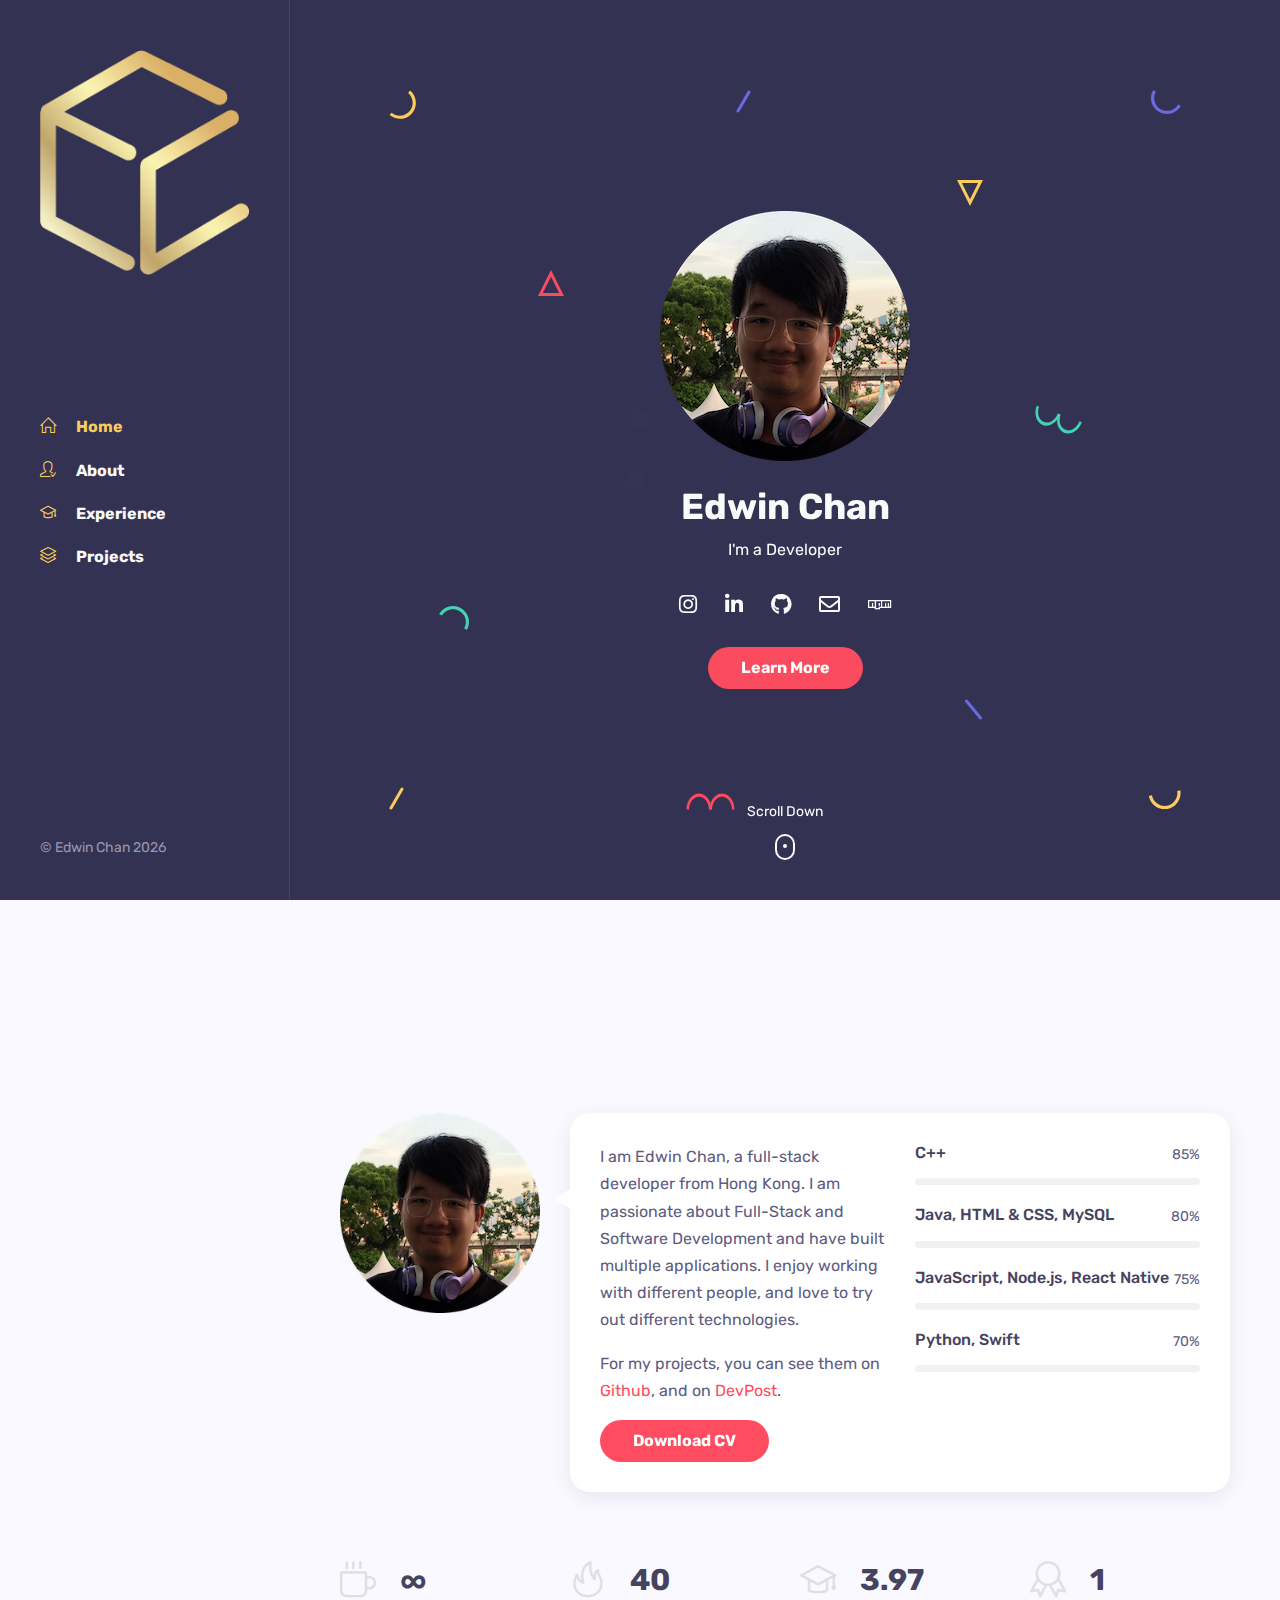
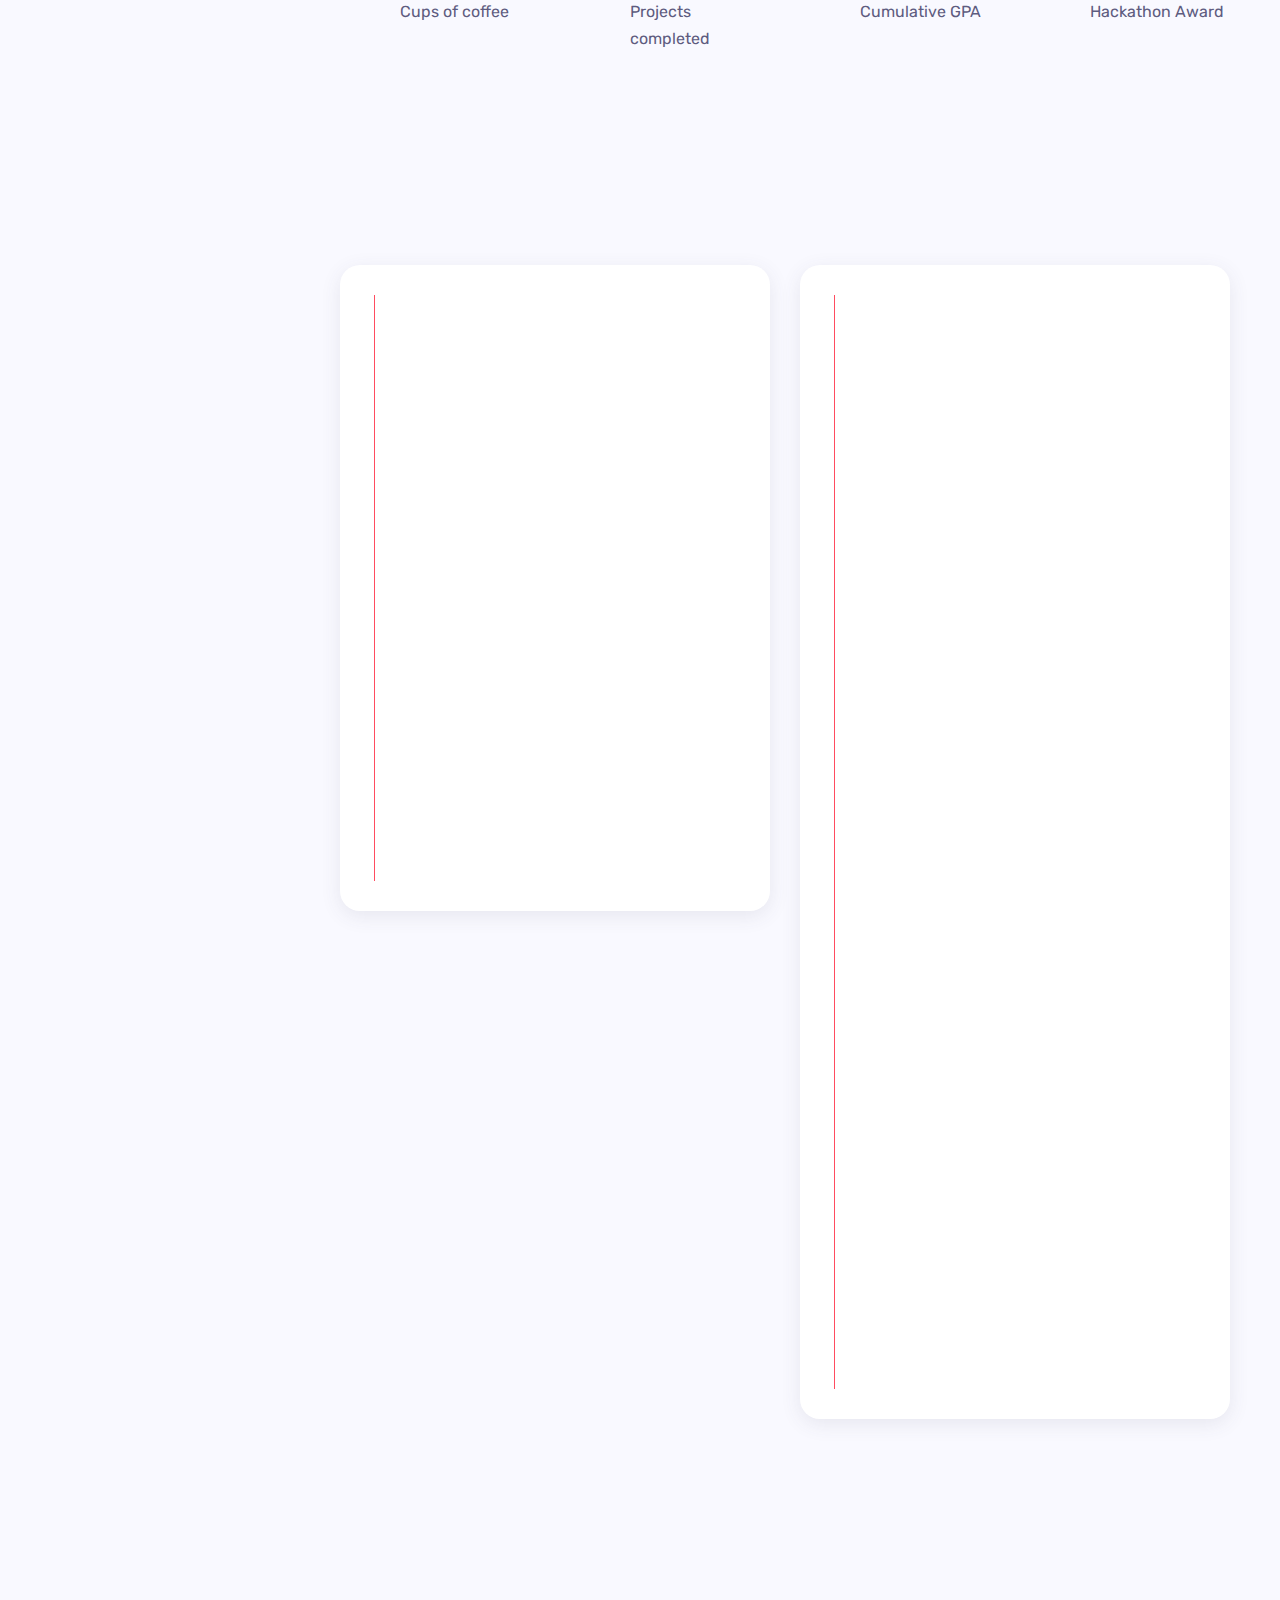
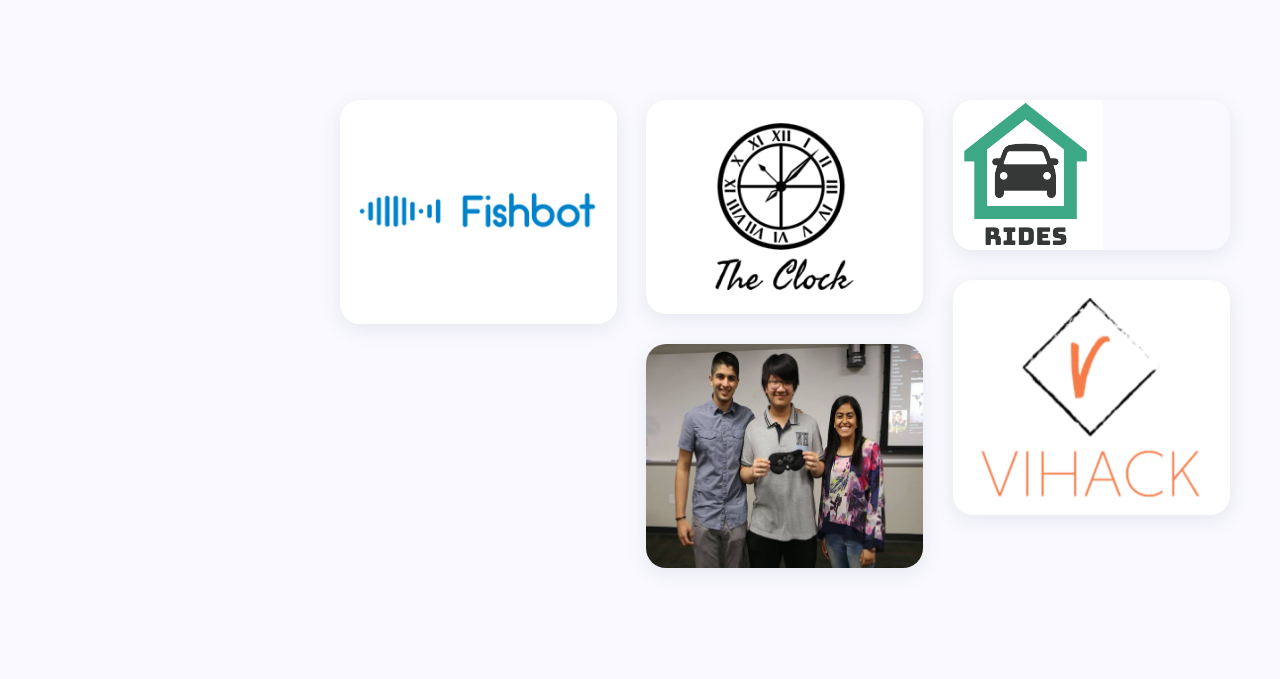
<file: index.html>
<!DOCTYPE html>
<html lang="en-US">
<head>
	<meta http-equiv="Content-Type" content="text/html; charset=UTF-8">
	<title>Edwin Chan</title>
	<meta name="description" content="Edwin Chan's Webpage">
	<meta name="viewport" content="width=device-width, initial-scale=1, maximum-scale=1">
	<link rel="shortcut icon" type="image/x-icon" href="images/logo_2.png">

	<!-- STYLESHEETS -->
	<link rel="stylesheet" href="css/bootstrap.min.css" type="text/css" media="all">
	<link rel="stylesheet" href="css/all.min.css" type="text/css" media="all">
	<link rel="stylesheet" href="css/simple-line-icons.css" type="text/css" media="all">
	<link rel="stylesheet" href="css/slick.css" type="text/css" media="all">
	<link rel="stylesheet" href="css/animate.css" type="text/css" media="all">
	<link rel="stylesheet" href="css/magnific-popup.css" type="text/css" media="all">
	<link rel="stylesheet" href="css/style.css" type="text/css" media="all">

	<!--[if lt IE 9]>
      <script src="https://oss.maxcdn.com/html5shiv/3.7.2/html5shiv.min.js"></script>
      <script src="https://oss.maxcdn.com/respond/1.4.2/respond.min.js"></script>
    <![endif]-->

    <!-- Global site tag (gtag.js) - Google Analytics -->
	<script async src="https://www.googletagmanager.com/gtag/js?id=UA-111643465-1"></script>
	<script>
  		window.dataLayer = window.dataLayer || [];
  		function gtag(){dataLayer.push(arguments);}
  		gtag('js', new Date());
  		gtag('config', 'UA-111643465-1');
	</script>

</head>

<body>

<!-- Preloader -->
<div id="preloader">
	<div class="outer">
		<!-- Google Chrome -->
		<div class="infinityChrome">
			<div></div>
			<div></div>
			<div></div>
		</div>

		<!-- Safari and others -->
		<div class="infinity">
			<div>
				<span></span>
			</div>
			<div>
				<span></span>
			</div>
			<div>
				<span></span>
			</div>
		</div>
		<!-- Stuff -->
		<svg xmlns="http://www.w3.org/2000/svg" version="1.1" class="goo-outer">
			<defs>
				<filter id="goo">
					<feGaussianBlur in="SourceGraphic" stdDeviation="6" result="blur" />
					<feColorMatrix in="blur" values="1 0 0 0 0  0 1 0 0 0  0 0 1 0 0  0 0 0 18 -7" result="goo" />
					<feBlend in="SourceGraphic" in2="goo" />
				</filter>
			</defs>
		</svg>
	</div>
</div>

<!-- mobile header -->
<header class="mobile-header-1">
	<div class="container">
		<!-- menu icon -->
		<div class="menu-icon d-inline-flex mr-4">
			<button>
				<span></span>
			</button>
		</div>
		<!-- logo image -->
		<div class="site-logo">
			<a href="index.html">
				<img src="images/logo.png" />
			</a>
		</div>
	</div>
</header>

<!-- desktop header -->
<header class="desktop-header-1 d-flex align-items-start flex-column">
	
	<!-- logo image -->
	<div class="site-logo">
		<a href="index.html">
			<img src="images/logo.png" />
		</a>
	</div>
	
	<!-- main menu -->
	<nav>
		<ul class="vertical-menu scrollspy">
			<li class="active"><a href="#home"><i class="icon-home"></i>Home</a></li>
			<li><a href="#about"><i class="icon-user-following"></i>About</a></li>
			<li><a href="#experience"><i class="icon-graduation"></i>Experience</a></li>
			<li><a href="#projects"><i class="icon-layers"></i>Projects</a></li>
			<!-- <li><a href="#blog"><i class="icon-note"></i>Blog</a></li> -->
		</ul>
	</nav>
	
	<!-- site footer -->
	<div class="footer">
		<!-- copyright text -->
		<span class="copyright">© Edwin Chan <script>document.write(new Date().getFullYear())</script></span>
	</div>

</header>

<!-- main layout -->
<main class="content">
	
	<!-- section home -->
	<section id="home" class="home d-flex align-items-center">
		<div class="container">

			<!-- intro -->
			<div class="intro">
				<!-- avatar image -->
				<img src="images/pic01.png" class="mb-4" />

				<!-- info -->
				<h1 class="mb-2 mt-0">Edwin Chan</h1>
				<span>I'm a <span class="text-rotating">Developer, Tech-Enthusiast, Photographer</span></span>

				<!-- social icons -->
				<ul class="social-icons light list-inline mb-0 mt-4">
					<li class="list-inline-item"><a href="https://www.instagram.com/ec.lyfe"><i class="fab fa-instagram"></i></a></li>
					<li class="list-inline-item"><a href="https://www.linkedin.com/in/edwinfychan"><i class="fab fa-linkedin-in"></i></a></li>
					<li class="list-inline-item"><a href="https://github.com/edwin-chan"><i class="fab fa-github"></i></a></li>
					<li class="list-inline-item"><a href="mailto:edwinfychan@hotmail.com"><i class="far fa-envelope"></i></a></li>
					<li class="list-inline-item"><a href="https://www.npmjs.com/~edwinchan"><i class="fab fa-npm"></i></a></li>
				</ul>

				<!-- buttons -->
				<div class="mt-4">
					<a href="#about" class="btn btn-default">Learn More</a>
				</div>
			</div>
			
			<!-- scroll down mouse wheel -->
			<div class="scroll-down">
				<a href="#about" class="mouse-wrapper">
					<span>Scroll Down</span>
					<span class="mouse">
						<span class="wheel"></span>
					</span>
				</a>
			</div>

			<!-- parallax layers -->
			<div class="parallax" data-relative-input="true">

				<svg width="27" height="29" data-depth="0.3" class="layer p1" xmlns="http://www.w3.org/2000/svg"><path d="M21.15625.60099c4.37954 3.67487 6.46544 9.40612 5.47254 15.03526-.9929 5.62915-4.91339 10.30141-10.2846 12.25672-5.37122 1.9553-11.3776.89631-15.75715-2.77856l2.05692-2.45134c3.50315 2.93948 8.3087 3.78663 12.60572 2.22284 4.297-1.5638 7.43381-5.30209 8.22768-9.80537.79387-4.50328-.8749-9.08872-4.37803-12.02821L21.15625.60099z" fill="#FFD15C" fill-rule="evenodd"/></svg>

				<svg width="26" height="26" data-depth="0.2" class="layer p2" xmlns="http://www.w3.org/2000/svg"><path d="M13 3.3541L2.42705 24.5h21.1459L13 3.3541z" stroke="#FF4C60" stroke-width="3" fill="none" fill-rule="evenodd"/></svg>

				<svg width="30" height="25" data-depth="0.3" class="layer p3" xmlns="http://www.w3.org/2000/svg"><path d="M.1436 8.9282C3.00213 3.97706 8.2841.92763 14.00013.92796c5.71605.00032 10.9981 3.04992 13.85641 8 2.8583 4.95007 2.8584 11.0491-.00014 16.00024l-2.77128-1.6c2.28651-3.96036 2.28631-8.84002.00011-12.8002-2.2862-3.96017-6.5124-6.40017-11.08513-6.4-4.57271.00018-8.79872 2.43984-11.08524 6.4002l-2.77128-1.6z" fill="#44D7B6" fill-rule="evenodd"/></svg>

				<svg width="15" height="23" data-depth="0.6" class="layer p4" xmlns="http://www.w3.org/2000/svg"><rect transform="rotate(30 9.86603 10.13397)" x="7" width="3" height="25" rx="1.5" fill="#FFD15C" fill-rule="evenodd"/></svg>

				<svg width="15" height="23" data-depth="0.2" class="layer p5" xmlns="http://www.w3.org/2000/svg"><rect transform="rotate(30 9.86603 10.13397)" x="7" width="3" height="25" rx="1.5" fill="#6C6CE5" fill-rule="evenodd"/></svg>

				<svg width="49" height="17" data-depth="0.5" class="layer p6" xmlns="http://www.w3.org/2000/svg"><g fill="#FF4C60" fill-rule="evenodd"><path d="M.5 16.5c0-5.71709 2.3825-10.99895 6.25-13.8567 3.8675-2.85774 8.6325-2.85774 12.5 0C23.1175 5.50106 25.5 10.78292 25.5 16.5H23c0-4.57303-1.90625-8.79884-5-11.08535-3.09375-2.28652-6.90625-2.28652-10 0C4.90625 7.70116 3 11.92697 3 16.5H.5z"/><path d="M23.5 16.5c0-5.71709 2.3825-10.99895 6.25-13.8567 3.8675-2.85774 8.6325-2.85774 12.5 0C46.1175 5.50106 48.5 10.78292 48.5 16.5H46c0-4.57303-1.90625-8.79884-5-11.08535-3.09375-2.28652-6.90625-2.28652-10 0-3.09375 2.28651-5 6.51232-5 11.08535h-2.5z"/></g></svg>

				<svg width="26" height="26" data-depth="0.4" class="layer p7" xmlns="http://www.w3.org/2000/svg"><path d="M13 22.6459L2.42705 1.5h21.1459L13 22.6459z" stroke="#FFD15C" stroke-width="3" fill="none" fill-rule="evenodd"/></svg>

				<svg width="19" height="21" data-depth="0.3" class="layer p8" xmlns="http://www.w3.org/2000/svg"><rect transform="rotate(-40 6.25252 10.12626)" x="7" width="3" height="25" rx="1.5" fill="#6C6CE5" fill-rule="evenodd"/></svg>

				<svg width="30" height="25" data-depth="0.3" data-depth-y="-1.30" class="layer p9" xmlns="http://www.w3.org/2000/svg"><path d="M29.8564 16.0718c-2.85854 4.95114-8.1405 8.00057-13.85654 8.00024-5.71605-.00032-10.9981-3.04992-13.85641-8-2.8583-4.95007-2.8584-11.0491.00014-16.00024l2.77128 1.6c-2.28651 3.96036-2.28631 8.84002-.00011 12.8002 2.2862 3.96017 6.5124 6.40017 11.08513 6.4 4.57271-.00018 8.79872-2.43984 11.08524-6.4002l2.77128 1.6z" fill="#6C6CE5" fill-rule="evenodd"/></svg>

				<svg width="47" height="29" data-depth="0.2" class="layer p10" xmlns="http://www.w3.org/2000/svg"><g fill="#44D7B6" fill-rule="evenodd"><path d="M46.78878 17.19094c-1.95535 5.3723-6.00068 9.52077-10.61234 10.8834-4.61167 1.36265-9.0893-.26708-11.74616-4.27524-2.65686-4.00817-3.08917-9.78636-1.13381-15.15866l2.34923.85505c-1.56407 4.29724-1.2181 8.92018.90705 12.12693 2.12514 3.20674 5.70772 4.5107 9.39692 3.4202 3.68921-1.0905 6.92581-4.40949 8.48988-8.70673l2.34923.85505z"/><path d="M25.17585 9.32448c-1.95535 5.3723-6.00068 9.52077-10.61234 10.8834-4.61167 1.36264-9.0893-.26708-11.74616-4.27525C.16049 11.92447-.27182 6.14628 1.68354.77398l2.34923.85505c-1.56407 4.29724-1.2181 8.92018.90705 12.12692 2.12514 3.20675 5.70772 4.5107 9.39692 3.4202 3.68921-1.0905 6.92581-4.40948 8.48988-8.70672l2.34923.85505z"/></g></svg>

				<svg width="33" height="20" data-depth="0.5" class="layer p11" xmlns="http://www.w3.org/2000/svg"><path d="M32.36774.34317c.99276 5.63023-1.09332 11.3614-5.47227 15.03536-4.37895 3.67396-10.3855 4.73307-15.75693 2.77837C5.76711 16.2022 1.84665 11.53014.8539 5.8999l3.15139-.55567c.7941 4.50356 3.93083 8.24147 8.22772 9.8056 4.29688 1.56413 9.10275.71673 12.60554-2.2227C28.34133 9.98771 30.01045 5.4024 29.21635.89884l3.15139-.55567z" fill="#FFD15C" fill-rule="evenodd"/></svg>

			</div>
		</div>
		
	</section>

	<!-- section about -->
	<section id="about">

		<div class="container">
			
			<!-- section title -->
			<h2 class="section-title wow fadeInUp">About Me</h2>

			<div class="spacer" data-height="60"></div>
			
			<div class="row">

				<div class="col-md-3">
					<div class="text-center text-md-left">
						<!-- avatar image -->
						<img src="images/pic01.png" />
					</div>
					<div class="spacer d-md-none d-lg-none" data-height="30"></div>
				</div>

				<div class="col-md-9 triangle-left-md triangle-top-sm">
					<div class="rounded bg-white shadow-dark padding-30">
						<div class="row">
							<div class="col-md-6">
								<p>
									I am Edwin Chan, a full-stack developer from Hong Kong. I am passionate about Full-Stack and Software Development and have built multiple applications. I enjoy working with different people, and love to try out different technologies. 
								</p>
								<p>
									For my projects, you can see them on <a href="https://github.com/Edwin-Chan">Github</a>, and on <a href="https://devpost.com/Dev_Kryptonite?ref_content=user-portfolio&ref_feature=portfolio&ref_medium=global-nav">DevPost</a>. 
								</p>
								<div class="mt-3">
									<a href="resume.pdf" class="btn btn-default">Download CV</a>
								</div>
								<div class="spacer d-md-none d-lg-none" data-height="30"></div>
							</div>
							<div class="col-md-6">
								<!-- skill item -->
								<div class="skill-item">
									<div class="skill-info clearfix">
										<h4 class="float-left mb-3 mt-0">C++</h4>
										<span class="float-right">85%</span>
									</div>
									<div class="progress">
										<div class="progress-bar data-background" role="progressbar" aria-valuemin="0" aria-valuemax="100" aria-valuenow="80" data-color="#FFD15C">
										</div>
									</div>
									<div class="spacer" data-height="20"></div>
								</div>
								<div class="skill-item">
									<div class="skill-info clearfix">
										<h4 class="float-left mb-3 mt-0">Java, HTML & CSS, MySQL</h4>
										<span class="float-right">80%</span>
									</div>
									<div class="progress">
										<div class="progress-bar data-background" role="progressbar" aria-valuemin="0" aria-valuemax="100" aria-valuenow="80" data-color="#FF4C60">
										</div>
									</div>
									<div class="spacer" data-height="20"></div>
								</div>

								<!-- skill item -->
								<div class="skill-item">
									<div class="skill-info clearfix">
										<h4 class="float-left mb-3 mt-0">JavaScript, Node.js, React Native</h4>
										<span class="float-right">75%</span>
									</div>
									<div class="progress">
										<div class="progress-bar data-background" role="progressbar" aria-valuemin="0" aria-valuemax="100" aria-valuenow="75" data-color="#6C6CFF">
										</div>
									</div>
									<div class="spacer" data-height="20"></div>
								</div>

								<!-- skill item -->
								<div class="skill-item">
									<div class="skill-info clearfix">
										<h4 class="float-left mb-3 mt-0">Python, Swift</h4>
										<span class="float-right">70%</span>
									</div>
									<div class="progress">
										<div class="progress-bar data-background" role="progressbar" aria-valuemin="0" aria-valuemax="100" aria-valuenow="70" data-color="#6C6CE5">
										</div>
									</div>
								</div>
							</div>
						</div>
					</div>
				</div>

			</div>
			<!-- row end -->

			<div class="spacer" data-height="70"></div>
			
			<div class="row">
				
				<div class="col-md-3 col-sm-6">
					<!-- fact item -->
					<div class="fact-item">
						<span class="icon icon-cup"></span>
						<div class="details">
							<h3 class="mb-0 mt-0 number"><em >∞</em></h3>
							<p class="mb-0">Cups of coffee</p>
						</div>
					</div>
					<div class="spacer d-md-none d-lg-none" data-height="60"></div>
				</div>

				<div class="col-md-3 col-sm-6">
					<!-- fact item -->
					<div class="fact-item">
						<span class="icon icon-fire"></span>
						<div class="details">
							<h3 class="mb-0 mt-0 number"><em class="count">40</em></h3>
							<p class="mb-0">Projects completed</p>
						</div>
					</div>
					<div class="spacer d-md-none d-lg-none" data-height="60"></div>
				</div>


				<div class="col-md-3 col-sm-6">
					<!-- fact item -->
					<div class="fact-item">
						<span class="icon icon-graduation"></span>
						<div class="details">
							<h3 class="mb-0 mt-0 number"><em class="count">3.97</em></h3>
							<p class="mb-0">Cumulative GPA</p>
						</div>
					</div>
					<div class="spacer d-md-none d-lg-none" data-height="60"></div>
				</div>

				<div class="col-md-3 col-sm-6">
					<!-- fact item -->
					<div class="fact-item">
						<span class="icon icon-badge"></span>
						<div class="details">
							<h3 class="mb-0 mt-0 number"><em class="count">1</em></h3>
							<p class="mb-0">Hackathon Award</p>
						</div>
					</div>
				</div>

			</div>

		</div>
	</section>
	
	
	<!-- section experience -->
	<section id="experience">

		<div class="container">
			
			<!-- section title -->
			<h2 class="section-title wow fadeInUp">Experience</h2>

			<div class="spacer" data-height="60"></div>
			
			<div class="row">

				<div class="col-md-6">
					
					<!-- timeline wrapper -->
					<div class="timeline edu bg-white rounded shadow-dark padding-30 overflow-hidden">
						<!-- timeline item -->
						<div class="timeline-container wow fadeInUp">
							<div class="content">
								<span class="time">2020 - 2022</span>
								<h3 class="title">Master of Science</h3>
								<p>Cumulative GPA: 3.97 / 4.0 <br />
								   Product Innovation (MSPRIN) <br/> 
								   Iovine and Young Academy, <br/>
								   University of Southern California </p>
							</div>
						</div>

						<!-- timeline item -->
						<div class="timeline-container wow fadeInUp">
							<div class="content">
								<span class="time">2016 - 2020</span>
								<h3 class="title">Bachelor of Science</h3>
								<p> Cumulative GPA: 3.85 / 4.0 <br />
									Computer Engineering and Computer Science(CECS)<br/> 
								   Viterbi School of Engineering, <br/>
								   University of Southern California</p>
							</div>
						</div>

						<!-- timeline item -->
						<div class="timeline-container wow fadeInUp" data-wow-delay="0.2s">
							<div class="content">
								<span class="time">2010 - 2016</span>
								<h3 class="title">High School</h3>
								<p> St. Paul's Co-Educational College</p>
							</div>
						</div>


						<!-- main line -->
						<span class="line"></span>

					</div>

				</div>

				<div class="col-md-6">
					
					<!-- responsive spacer -->
					<div class="spacer d-md-none d-lg-none" data-height="30"></div>

					<!-- timeline wrapper -->
					<div class="timeline exp bg-white rounded shadow-dark padding-30 overflow-hidden">

						<!-- timeline item -->
						<div class="timeline-container wow fadeInUp">
							<div class="content">
								<span class="time">Fall 2021</span>
								<h3 class="title">Fisher-Price</h3>
								<h6 class="title">Product Strategy Consultant</h6>
								<p>Analyzed Fisher-Price’s top-selling products in the past 25 years and generated insights on consumer needs in the market.</p>
							</div>
						</div>

						<!-- timeline item -->
						<div class="timeline-container wow fadeInUp">
							<div class="content">
								<span class="time">Summer 2021</span>
								<h3 class="title">Samsung Design Center</h3>
								<h6 class="title">Product Design Consultant</h6>
								<p>Conducted design research and user research on Active Lifestyle consumer space. Incorporated client feedback from client meetings for concept ideation and speculative design.</p>
							</div>
						</div>

						<!-- timeline item -->
						<div class="timeline-container wow fadeInUp">
							<div class="content">
								<span class="time">2019 - 2020</span>
								<h3 class="title">FishBot</h3>
								<h6 class="title">Co-Founder</h6>
								<p>I designed the system architecture of the product and created the React Native Application, along with the website.</p>
							</div>
						</div>

						<!-- timeline item -->
						<div class="timeline-container wow fadeInUp" data-wow-delay="0.2s">
							<div class="content">
								<span class="time">Summer 2018</span>
								<h3 class="title">Shun Hing Technology Ltd.</h3>
								<h6 class="title">Software Engineering Intern</h6>
								<p>I worked on the Hong Kong MTR Commercial Broadcasting System, which plays advertisements through panels located in different stations and is controlled by the central control room.</p>
							</div>
						</div>

						<!-- main line -->
						<span class="line"></span>

					</div>

				</div>

			</div>

		</div>
		
	</section>
	
	<!-- section works -->
	<section id="projects">

		<div class="container">
			
			<!-- section title -->
			<h2 class="section-title wow fadeInUp">Projects</h2>

			<div class="spacer" data-height="60"></div>

			<!-- portfolio filter (desktop) -->
			<ul class="portfolio-filter list-inline wow fadeInUp">
				<li class="current list-inline-item" data-filter="*">Everything</li>
				<li class="list-inline-item" data-filter=".startup">Startup</li>
				<li class="list-inline-item" data-filter=".side-project">Side-Project</li>
				<li class="list-inline-item" data-filter=".hackathon">Hackathon</li>
			</ul>
			
			<!-- portfolio filter (mobile) -->
			<div class="pf-filter-wrapper">
				<select class="portfolio-filter-mobile">
					<option value="*">Everything</option>
					<option value=".startup">Startup</option>
					<option value=".side-project">Side-Project</option>
					<option value=".hackathon">Hackathon</option>
				</select>
			</div>
			
			<!-- portolio wrapper -->
			<div class="row portfolio-wrapper">
				
				<!-- portfolio item -->
				<div class="col-md-4 col-sm-6 grid-item startup">
					<a href="#small-dialog1" class="work-content">
						<div class="portfolio-item rounded shadow-dark">
							<div class="details">
								<span class="term">Startup</span>
								<h4 class="title">FishBot</h4>
								<span class="more-button"><i class="icon-options"></i></span>
							</div>
							<div class="thumb">
								<img src="images/FishBotlogo-02.jpg" />
								<div class="mask"></div>
							</div>
						</div>
					</a>
					<div id="small-dialog1" class="white-popup zoom-anim-dialog mfp-hide">
						<img src="images/FishBot.jpg" />
						<h2>FishBot</h2>
						<p> FishBot is an automated fish-farming platform which uses IoT and Cloud technology to help fish-farmers scale up their productions and reduce the resources required.
						</p> 
						<p>We developed FishBot with state-of-the-art technology. With our system providing real-time information, fish-farmers can monitor the water environment in their farms, and the data collected will be used to further refine the system.
						</p>
						<a href="https://www.fishbot.dev" class="btn btn-default">Check out our Startup</a>
					</div>
				</div>

				<!-- portfolio item -->
				<div class="col-md-4 col-sm-6 grid-item side-project">
					<a href="#small-dialog2" class="work-content">
						<div class="portfolio-item rounded shadow-dark">
							<div class="details">
								<span class="term">Side-Project</span>
								<h4 class="title">The Clock</h4>
								<span class="more-button"><i class="icon-options"></i></span>
							</div>
							<div class="thumb">
								<img src="images/officiallogo.png" />
								<div class="mask"></div>
							</div>
						</div>
					</a>
					<div id="small-dialog2" class="white-popup zoom-anim-dialog mfp-hide">
						<img src="images/officiallogo.png" />
						<h2>The Clock</h2>
						<p> Do you want to know the current time of different places in the world? This extension, The Clock, will exactly present to you what you want to know!</p> 

						<p>Instead of having to remember the time difference between time zones, within on click onto the extension icon on your upper right hand corner, you can immediately access the time for different time zones!</p>

						<p>In this project, I aimed to provide a minimalist approach towards the presentation of clocks - making the UI simple to manage. What you have to do is to type the time zone into the text field and the supported time zones will appear below it. If you want a certain time zone to be included but you can't find it from the current ones provided, feel free to reach out and comment in the comment section of which area zones you want to be added! Also feel free to give improvement suggestions in the comments tabs! I would love to listen to you guys for improvements since it is also my first Google Extension! </p>

						<p>This app also facilitates interactions between people in different time zones. For example, if you want to collaborate with other people in other time zones on projects, sometimes it is hard to remember or figure out the time, hence it may cause confusions. With this extension, within a click, you can immediately retrieve the information you need without the need to swipe away from the webpage you are reading from, which make things easier. </p>

						<p>Some advantages of using this clock:
						<ul>
							<li>Simple UI which users can add a few clocks that they want into the list.</li>
							<li>Display both Analog and Digital time.</li>
							<li>Users do not need to swipe away from their current webpage to retrieve time.</li>
							<li>Minimalist design which works well with Chrome</li>
							<li>Daylight Saving Time issues are automatically taken care of, and indicated in the extension for the region.</li>
						</ul>

						<p>P.S. credits to <a href="http://randomibis.com/coolclock/">CoolClock</a> for their design of the analog clock </p>

						<a href="https://chrome.google.com/webstore/detail/the-clock/odhlbnhelfacjphdnadeepeffkelnhpn" class="btn btn-default">Try on Chrome Web Store!</a>
					</div>
				</div>

				<!-- portfolio item -->
				<div class="col-md-4 col-sm-6 grid-item side-project">
					<a href="#small-dialog3" class="work-content">
						<div class="portfolio-item rounded shadow-dark">
							<div class="details">
								<span class="term">Side-Project</span>
								<h4 class="title">Rides</h4>
								<span class="more-button"><i class="icon-options"></i></span>
							</div>
							<div class="thumb">
								<img src="images/rides.jpg" />
								<div class="mask"></div>
							</div>
						</div>
					</a>
					<div id="small-dialog3" class="white-popup zoom-anim-dialog mfp-hide">
						<img src="images/rides.jpg" />
						<h2>Rides</h2>
						<p> Rides is an Alexa Skill which simplifies the entire process of fare estimation and time estimation to go from place to place with a single voice command! Just by saying "Alexa, ask Smart Rides, from {a} to {b} Uber or Lyft?", you can get the estimation from both companies, which streamlines the entire approach, without the need to fumble your apps in your phone to get the two individual quotes from respective mobile apps! 
						</p>
						<p>
						At the same time, Rides also offer convenience in knowing about the time estimation from one place to another. By just saying "Alexa, ask Smart Rides, how long does it take to go from {a} to {b}?" , it returns you the estimate of driving time, and also public transport(if it could be routed). 
						</p>
						<span class="image main"><img src="images/Alexa.jpg" alt="" /></span>
						<a href="https://www.amazon.com/gp/product/B07B7GV5Q8?ie=UTF8&ref-suffix=ss_rw" class="btn btn-default">Now Live on Alexa Skill Market</a>

					</div>
				</div>


				<!-- portfolio item -->
				<div class="col-md-4 col-sm-6 grid-item hackathon">
					<a href="#small-dialog4" class="work-content">
						<div class="portfolio-item rounded shadow-dark">
							<div class="details">
								<span class="term">Hackathon</span>
								<h4 class="title">Vihack</h4>
								<span class="more-button"><i class="icon-options"></i></span>
							</div>
							<div class="thumb">
								<img src="images/vihacklogo.png" />
								<div class="mask"></div>
							</div>
						</div>
					</a>
					<div id="small-dialog4" class="white-popup zoom-anim-dialog mfp-hide">
						<img src="images/vihacklogo.png" />
						<h2>Vihack</h2>
						<p> ViHack is a React-native application using machine learning to suggest which insurance plan should consumers buy based on their demographics. We also performed data visualization on the provided data set of 1.428 million users to figure out relationships between different variables. It is built during YHack2017 and won the <b>Best Use of Amazon Web Services </b> award. </p>
						<span class="image main"><img src="images/vihackteam.jpg" alt="" /></span>
						<div class="spacer" data-height="30"></div>
						<a href="https://devpost.com/software/vihack" class="btn btn-default">View on Devpost</a>

					</div>
				</div>

				<!-- portfolio item -->
				<div class="col-md-4 col-sm-6 grid-item side-project">
					<a href="#small-dialog5" class="work-content">
						<div class="portfolio-item rounded shadow-dark">
							<div class="details">
								<span class="term">Side-Project</span>
								<h4 class="title">Sleeping Mask</h4>
								<span class="more-button"><i class="icon-options"></i></span>
							</div>
							<div class="thumb">
								<img src="images/sleepingmask560.jpg" />
								<div class="mask"></div>
							</div>
						</div>
					</a>
					<div id="small-dialog5" class="white-popup zoom-anim-dialog mfp-hide">
						<img src="images/sleepingmaskteam.jpg" />
						<h2>Sleeping Mask(Side Project at Makers at USC)</h2>
						<p> The sleep mask project was built during my freshman year. We built a sleeping mask to enhance sleeping experience by waking users at the optimal time in the sleeping cycle, using Adafruit Flora.</p>

						<a href="https://devpost.com/software/vihack" class="btn btn-default">View on Devpost</a>

					</div>
				</div>

			</div>
			
			<!-- more button -->
			<!-- <div class="load-more text-center mt-4">
				<a href="javascript:" class="btn btn-default"><i class="fas fa-spinner"></i> Load more</a>
				numbered pagination (hidden for infinite scroll)
				<ul class="portfolio-pagination list-inline d-none">
					<li class="list-inline-item">1</li>
					<li class="list-inline-item"><a href="workp2.html">2</a></li>
				</ul>
			</div> -->

		</div>

	</section>
	
	<!-- section blog  to be developed-->
<!-- 	<section id="blog">

		<div class="container">
			
			section title
			<h2 class="section-title wow fadeInUp">Latest Posts</h2>

			<div class="spacer" data-height="60"></div>
			
			<div class="row blog-wrapper">
				
				<div class="col-md-4">
					blog item
					<div class="blog-item rounded bg-white shadow-dark wow fadeIn">
						<div class="thumb">
							<a href="#">
								<span class="category">Reviews</span>
							</a>
							<a href="#">
								<img src="images/blog/1.svg" alt="blog-title" />
							</a>
						</div>
						<div class="details">
							<h4 class="my-0 title"><a href="#">5 Best App Development Tool for Your Project</a></h4>
							<ul class="list-inline meta mb-0 mt-2">
								<li class="list-inline-item">09 February, 2020</li>
								<li class="list-inline-item">Bolby</li>
							</ul>
						</div>
					</div>
				</div>

				<div class="col-md-4">
					blog item
					<div class="blog-item rounded bg-white shadow-dark wow fadeIn">
						<div class="thumb">
							<a href="#">
								<span class="category">Tutorial</span>
							</a>
							<a href="#">
								<img src="images/blog/2.svg" alt="blog-title" />
							</a>
						</div>
						<div class="details">
							<h4 class="my-0 title"><a href="#">Common Misconceptions About Payment</a></h4>
							<ul class="list-inline meta mb-0 mt-2">
								<li class="list-inline-item">07 February, 2020</li>
								<li class="list-inline-item">Bolby</li>
							</ul>
						</div>
					</div>
				</div>

				<div class="col-md-4">
					blog item
					<div class="blog-item rounded bg-white shadow-dark wow fadeIn">
						<div class="thumb">
							<a href="#">
								<span class="category">Business</span>
							</a>
							<a href="#">
								<img src="images/blog/3.svg" alt="blog-title" />
							</a>
						</div>
						<div class="details">
							<h4 class="my-0 title"><a href="#">3 Things To Know About Startup Business</a></h4>
							<ul class="list-inline meta mb-0 mt-2">
								<li class="list-inline-item">06 February, 2020</li>
								<li class="list-inline-item">Bolby</li>
							</ul>
						</div>
					</div>
				</div>

			</div>

		</div>

	</section> -->
	
	<!--section contact
	<section id="contact">

		<div class="container">
			
			section title
			<h2 class="section-title wow fadeInUp">Get In Touch</h2>

			<div class="spacer" data-height="60"></div>
			
			<div class="row">
				
				<div class="col-md-4">
					contact info
					<div class="contact-info">
						<h3 class="wow fadeInUp">Let's talk about everything!</h3>
						<p class="wow fadeInUp">Don't like forms? Send me an <a href="mailto:name@example.com">email</a>. 👋</p>
					</div>
				</div>

				<div class="col-md-8">
					Contact Form
					<form id="contact-form" class="contact-form mt-6" method="post" action="form/contact.php">
						
						<div class="messages"></div>
						
						<div class="row">
							<div class="column col-md-6">
								Name input
								<div class="form-group">
									<input type="text" class="form-control" name="InputName" id="InputName" placeholder="Your name" required="required" data-error="Name is required.">
									<div class="help-block with-errors"></div>
								</div>
							</div>
							
							<div class="column col-md-6">
								Email input
								<div class="form-group">
									<input type="email" class="form-control" id="InputEmail" name="InputEmail" placeholder="Email address" required="required" data-error="Email is required.">
									<div class="help-block with-errors"></div>
								</div>
							</div>

							<div class="column col-md-12">
								Email input
								<div class="form-group">
									<input type="text" class="form-control" id="InputSubject" name="InputSubject" placeholder="Subject" required="required" data-error="Subject is required.">
									<div class="help-block with-errors"></div>
								</div>
							</div>
					
							<div class="column col-md-12">
								Message textarea
								<div class="form-group">
									<textarea name="InputMessage" id="InputMessage" class="form-control" rows="5" placeholder="Message" required="required" data-error="Message is required."></textarea>
									<div class="help-block with-errors"></div>
								</div>
							</div>
						</div>

						<button type="submit" name="submit" id="submit" value="Submit" class="btn btn-default">Send Message</button>Send Button

					</form>
					Contact Form end
				</div>

			</div>

		</div>

	</section>
-->
	<div class="spacer" data-height="96"></div>
	
</main>

<!-- Go to top button -->
<a href="javascript:" id="return-to-top"><i class="fas fa-arrow-up"></i></a>

<!-- SCRIPTS -->
<script src="js/jquery-1.12.3.min.js"></script>
<script src="js/jquery.easing.min.js"></script>
<script src="js/jquery.waypoints.min.js"></script>
<script src="js/jquery.counterup.min.js"></script>
<script src="js/popper.min.js"></script>
<script src="js/bootstrap.min.js"></script>
<script src="js/isotope.pkgd.min.js"></script>
<script src="js/infinite-scroll.min.js"></script>
<script src="js/imagesloaded.pkgd.min.js"></script>
<script src="js/slick.min.js"></script>
<script src="js/contact.js"></script>
<script src="js/validator.js"></script>
<script src="js/wow.min.js"></script>
<script src="js/morphext.min.js"></script>
<script src="js/parallax.min.js"></script>
<script src="js/jquery.magnific-popup.min.js"></script>
<script src="js/custom.js"></script>

</body>
</html>
</file>
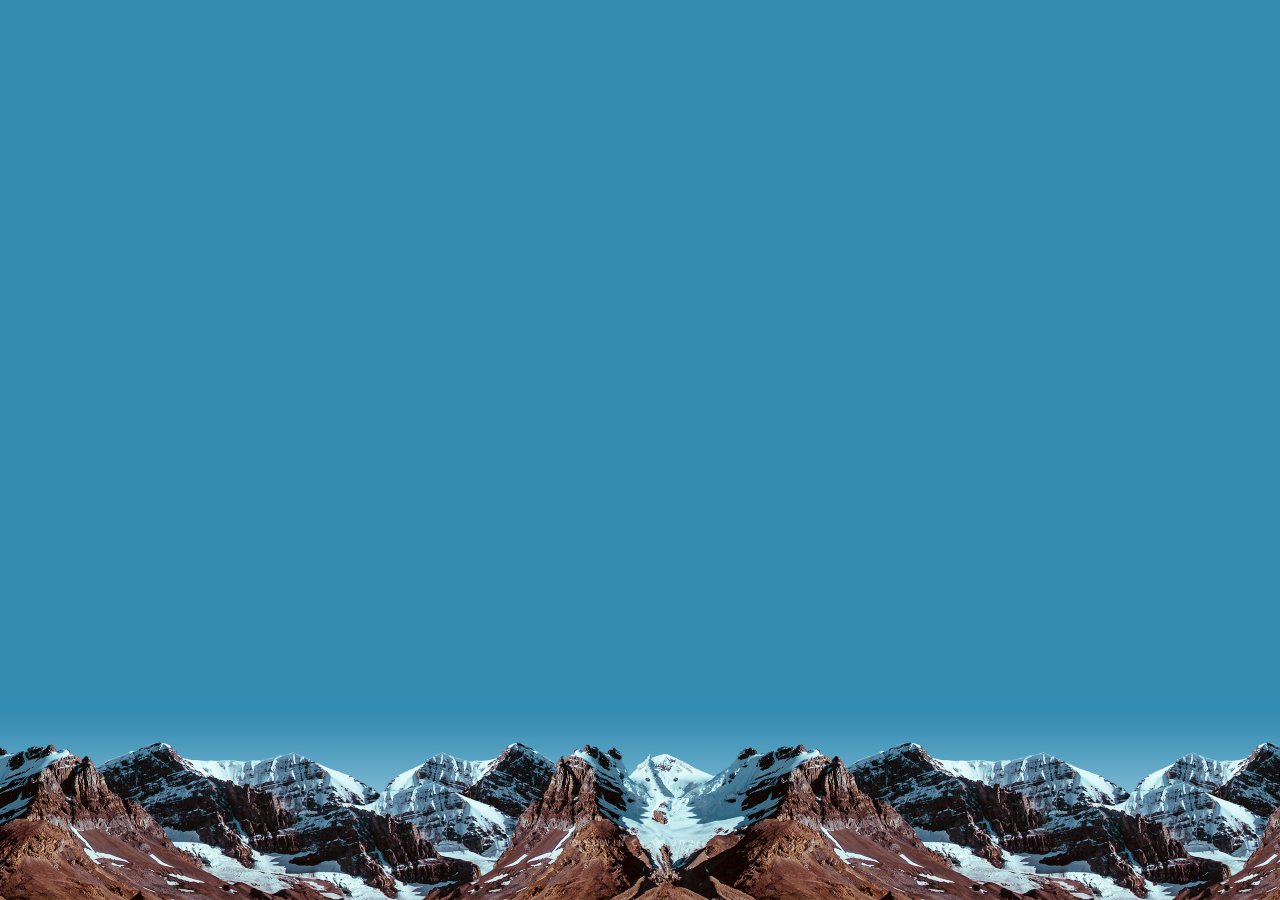
<file: old_page/index.html>
<!DOCTYPE HTML>

<html>
	<head>
		<!-- Global site tag (gtag.js) - Google Analytics -->
		<script async src="https://www.googletagmanager.com/gtag/js?id=UA-111643465-1"></script>
		<script>
  			window.dataLayer = window.dataLayer || [];
  			function gtag(){dataLayer.push(arguments);}
  			gtag('js', new Date());
  			gtag('config', 'UA-111643465-1');
		</script>

		<title>Edwin Chan</title>
		<meta charset="utf-8" />
		<meta name="viewport" content="width=device-width, initial-scale=1, user-scalable=no" />
		<link rel="stylesheet" href="assets/css/main.css" />
		<link rel="icon" type="image/png" href="images/logo_2.png">
		<!--[if lte IE 9]><link rel="stylesheet" href="assets/css/ie9.css" /><![endif]-->
		<noscript><link rel="stylesheet" href="assets/css/noscript.css" /></noscript>
	</head>
	<body>

		<!-- Wrapper -->
			<div id="wrapper">
				<!-- Header -->
					<header id="header">
						<h1>Edwin Chan</h1>
						<p>Developer &nbsp;&bull;&nbsp; Programmer &nbsp;&bull;&nbsp; Photographer</p>
						<nav>
							<ul>
								<li><a href="https://www.facebook.com/ec.lyfe/" class="icon fa-facebook"><span class="label">Facebook</span></a></li>
								<li><a href="https://github.com/Edwin-Chan" class="icon fa-github"><span class="label">Github</span></a></li>
								<li><a href="mailto:edwinfychan@hotmail.com" class="icon fa-envelope-o"><span class="label">Email</span></a></li> <br />
								<li><a href="#intro">Introduction</a></li>
								<li><a href="#work">Work</a></li>
								<li><a href="#awards">Awards</a></li>
								<li><a href="#experience">Experience</a></li>
							</ul>
						</nav>
					</header>
				

				<!-- Main -->
					<div id="main">

						<!-- Intro -->
							<article id="intro">
								<h2 class="major">Intro</h2>
								<span class="image main"><img src="images/pic01.jpg" alt="" /></span>
								<p>
								Hi there, I am Edwin Chan, a Senior currently studying Computer Engineering and Computer Science at University of Southern California.
								<br /><br />
								I enjoy learning different new technologies and making use of them. 


								<h2> Education</h2>
								<ul>
									<li><b>University of Southern California </b>- Computer Engineering and Computer Science (Class of 2020)<br />
									GPA: <br />
									-  3.84 (Cumulative) <br/>
									-  3.94 (Fall 2019) <br/>
									-  4.00 (Fall 2017) 

									</li><br />
									
									<li> Member of Golden Key International Honour Society</li>
									<br />
									<li> Member of Makers at USC, an Electrical Engineering Club</li>
								</ul>
								<h2> Language </h2>
								<ul>
									<li>Fluent in English, Cantonese and Putonghua</li>
									<br />
									<li>Studied Japanese for two years from S1-S3 (中学校一年から中学校三年まで 日本語を勉強し
									ました) </li>
									<br />
									<li> <b>Member of Japanese Exchange Student Support(JESS) at USC </b> </br >
									- A club which helps and hosts Japanese Exchange Students at USC to make them feel like part of the Trojan Family. We answer questions they might have, host cultural exchange events and conversations to help them improve their English skills.
									</li>
									<br />
									<li> Can perform daily conversations (日常会話は 大丈夫です)</li>

									
								</ul>
								    </p>
							</article>

						<!-- Work -->
							<article id="work">
								<h2 class="major">Work</h2>
								
								<p>I am a developer and hackathon enthusiast. I enjoy working with different people, and love to try out different technologies. I have built applications in different languages. For my projects, you can see them on <a href="https://github.com/Edwin-Chan">Github</a>, and on <a href="https://devpost.com/Dev_Kryptonite?ref_content=user-portfolio&ref_feature=portfolio&ref_medium=global-nav">DevPost</a>. </p>
								<h2>Experiences</h2>
								<ul>
									<li ><b> Shun Hing Technology Co. Ltd - Software Engineering Intern (Summer 2018)</b></li><br />
									<li ><b> Mentor for Front-end development at AthenaHacks 2017 </b> </li> <br />
									<li> <b> Digital and Signal Processing Laboratory, Faculty of Electronic Engineering, Chinese University of Hong Kong (Summer, 2014)</b></br > 
										- Single-handedly wrote code and designed graphic user-interface of a voice-recognition deviceintended for the deaf and mute (Written in Python and ran the program on a Raspberry Pi)
									</li> <br/>
									
								</ul>
								<h2>Conferences</h2>
								<ul>
									<li ><b>Group Leader</b>, International Student Science Conference, The Hutchins School, Hobart, Tasmania, Australia (28 Sept - 5 Oct 2013)</li> <br />
									<li> <b> Group Leader</b>, International Student Science Conference, Hong Kong (2 - 8 July 2012)
									</li> <br/>
									<li> <b> Group Leader </b>, Study Trip to Nansha, China (2012) </li>  </br >
									<li> <b>Group Leader</b>, Cultural Trip to Beijing (21 - 25 Nov 2011)</li>
									
								</ul>


							</article>

						<!-- Awards -->
							<article id="awards">
								<h2 class="major">Awards</h2>
								<ul>
									<li><b>Best Use of Amazon Web Services(ViHack) – YHack 2017</b> <br />- A React-native application using machine learning to suggest which insurance plan should consumers buy based on their demographics. We also performed data visualization on the provided data set of 1.428 million users to figure out relationships between different variables.
									</li>	
									<br />
									<li> <b> Scholarship for outstanding performance in Rite of Passage (RoP) Programme 2013 </b> <br />- RoP is a 28-day adventure in Queensland involving expeditions, rock-climbing and abseiling
									</li>
									<br />
									<li> <b> First Place, Junior Secondary Division, HK Youth Science & Technology Innovation Competition 2013 </b>
									</li>
									<br />
									<li> <b> Team Leader, Award for the Most Outstanding 11th Grade Exhibit of the Yale Science & Engineering Association, Intel International Science and Engineering Fair – HK Nomination 2013 </b>
									</li>
									<br />
									<li> <b> Team Leader, Honorable Mention, Junior Section, HK Student Science Project Competition 2013 </b>
									</li>
									<br />
									<li> <b> Team Leader, 2nd Runner-up and Best Presentation Award, Junior Section, HK Student Science Project Competition 2012 </b>
									</li>
									<br />
									<li> <b> Member, 1st Runner Up, Most Creative Proposal Award, HK Budding Scientists Award 2011/12 </b>
									</li>
									<br />

								</ul>
							</article>

						<!-- Experience -->
							<article id="experience">
								<h2 class="major">Experience</h2>
								<section>
								<h3> Programming Languages:</h3>
								<ul>
										<li> C   </li>
										<li> C++ </li>
										<li> Java </li>
										<li> Python </li>
										<li> HTML & CSS </li>
										<li> JavaScript </li>
										<li> MySQL </li>
										<li> Swift   </li>
										<li> Node.js </li>

								 </ul>
								 <h3> Hardware Skills:</h3>
								 <ul>
								 		<li> Verilog </li>
								 		<li> Embedded Systems on Arduino </li>
								 		<li> Cadence</li>
								 </ul>
								 <h3> Technologies: </h3>
								 <ul>
										<li> Alexa Skill Kit </li>
										<li> AWS EC2 </li>
										<li> AWS Lambda </li>
										<li> AWS API Gateway </li>
										<li> AWS Dynamo DB</li>
										<li> AWS IoT Core</li>
										<li> Azure Emotion API </li>
										<li> React-Native & Expo </li>
										<li> Google-Map & Google Places API </li>
										<li> Firebase</li>
										<li> Google Analytics </li>
										<li> OAuth 2.0</li>
										<li> OpenMP</li>
										<li> MPI</li>
										<li> CUDA</li>

								 </ul>

								</section>
								<h2 class="major"> Projects </h2>
								<section>
									<h3> FishBot </h3>
									<span class="image main"><img src="images/FishBot.jpg" alt="" /></span>
									<p> FishBot is an automated fihs-farming platform which uses IoT and Cloud technology to help fish-farmers scale up their productions and reduce the resources required.</p> 

									<p>We developed FishBot with state-of-the-art technology. With our system providing real-time information, fish-farmers can monitor the water environment in their farms, and the data collected will be used to further refine the system.</p>
									
									<p> Check out our startup <a href="https://www.fishbot.dev">on this website! </a> </p>


									
								</section>
								<section>
									<h3> The Clock </h3>
									<span class="image main"><img src="images/officiallogo.png" alt="" /></span>
									<p> Do you want to know the current time of different places in the world? This extension, The Clock, will exactly present to you what you want to know!</p> 

									<p>Instead of having to remember the time difference between time zones, within on click onto the extension icon on your upper right hand corner, you can immediately access the time for different time zones!</p>

									<p>In this project, I aimed to provide a minimalist approach towards the presentation of clocks - making the UI simple to manage. What you have to do is to type the time zone into the text field and the supported time zones will appear below it. If you want a certain time zone to be included but you can't find it from the current ones provided, feel free to reach out and comment in the comment section of which area zones you want to be added! Also feel free to give improvement suggestions in the comments tabs! I would love to listen to you guys for improvements since it is also my first Google Extension! </p>

									<p>This app also facilitates interactions between people in different time zones. For example, if you want to collaborate with other people in other time zones on projects, sometimes it is hard to remember or figure out the time, hence it may cause confusions. With this extension, within a click, you can immediately retrieve the information you need without the need to swipe away from the webpage you are reading from, which make things easier. </p>

									<p>Some advantages of using this clock:
									<ul>
									<li>Simple UI which users can add a few clocks that they want into the list.</li>
									<li>Display both Analog and Digital time.</li>
									<li>Users do not need to swipe away from their current webpage to retrieve time.</li>
									<li>Minimalist design which works well with Chrome</li>
									<li>Daylight Saving Time issues are automatically taken care of, and indicated in the extension for the region.</li>
									</ul>
									
									
									<p> Try it out now Live at <a href="https://chrome.google.com/webstore/detail/the-clock/odhlbnhelfacjphdnadeepeffkelnhpn">Chrome Web Store for Extensions!</a> </p>
									<p>P.S. credits to <a href="http://randomibis.com/coolclock/">CoolClock</a> for their design of the analog clock </p>


									
								</section>
								<section>
									<h3> Rides </h3>
									<span class="image main"><img src="images/rides.jpg" alt="" /></span>
									
									<p> Rides is an Alexa Skill which simplifies the entire process of fare estimation and time estimation to go from place to place with a single voice command! Just by saying "Alexa, ask Smart Rides, from {a} to {b} Uber or Lyft?", you can get the estimation from both companies, which streamlines the entire approach, without the need to fumble your apps in your phone to get the two individual quotes from respective mobile apps! 
									</p>
									<p>
									At the same time, Rides also offer convenience in knowing about the time estimation from one place to another. By just saying "Alexa, ask Smart Rides, how long does it take to go from {a} to {b}?" , it returns you the estimate of driving time, and also public transport(if it could be routed). </p>
									<p> Try it out now Live at <a href="https://www.amazon.com/gp/product/B07B7GV5Q8?ie=UTF8&ref-suffix=ss_rw">Amazon Alexa Skill market!</a>
									</p>
									<span class="image main"><img src="images/Alexa.jpg" alt="" /></span>



									
								</section>
								<section>
									<h3> ViHack </h3>
									<span class="image main"><img src="images/vihacklogo.png" alt="" /></span>
									<p> ViHack is a React-native application using machine learning to suggest which insurance plan should consumers buy based on their demographics. We also performed data visualization on the provided data set of 1.428 million users to figure out relationships between different variables. It is built during YHack2017 and won the <b>Best Use of Amazon Web Services </b> award. </p>
									<p> More Details can be viewed on <a href="https://devpost.com/software/vihack">DevPost</a>. </p>
									<span class="image main"><img src="images/vihackteam.jpg" alt="" /></span>



									
								</section>
								<section> 
									<h3> Sleeping Mask (Side Project at Makers at USC) </h3>
									<span class="image main"><img src="images/sleepingmaskteam.jpg" alt="" /></span>
									<p> The sleep mask project was built during my freshman year. We built a sleeping mask to enhance sleeping experience by waking users at the optimal time in the sleeping cycle, using Adafruit Flora.</p>

								</section>
							

							</article>

					</div>

				<!-- Footer -->
					<footer id="footer">
						<p class="copyright">&copy; Edwin Chan <script>document.write(new Date().getFullYear())</script>.</p>
					</footer>

			</div>

		<!-- BG -->
			<div id="bg"></div>
			<div id="overlay"></div>
			<div id="main">
		<!-- Scripts -->
			<script src="assets/js/jquery.min.js"></script>
			<script src="assets/js/skel.min.js"></script>
			<script src="assets/js/util.js"></script>
			<script src="assets/js/main.js"></script>

	</body>
</html>
</file>
<file: css/simple-line-icons.css>
@font-face {
  font-family: 'simple-line-icons';
  src: url('../fonts/Simple-Line-Icons.eot.v=2.4.0');
  src: url('../fonts/Simple-Line-Icons.eot.v=2.4.0#iefix') format('embedded-opentype'), url('../fonts/Simple-Line-Icons.woff2.v=2.4.0') format('woff2'), url('../fonts/Simple-Line-Icons.ttf.v=2.4.0') format('truetype'), url('../fonts/Simple-Line-Icons.woff.v=2.4.0') format('woff'), url('../fonts/Simple-Line-Icons.svg.v=2.4.0#simple-line-icons') format('svg');
  font-weight: normal;
  font-style: normal;
}
/*
 Use the following CSS code if you want to have a class per icon.
 Instead of a list of all class selectors, you can use the generic [class*="icon-"] selector, but it's slower:
*/
.icon-user,
.icon-people,
.icon-user-female,
.icon-user-follow,
.icon-user-following,
.icon-user-unfollow,
.icon-login,
.icon-logout,
.icon-emotsmile,
.icon-phone,
.icon-call-end,
.icon-call-in,
.icon-call-out,
.icon-map,
.icon-location-pin,
.icon-direction,
.icon-directions,
.icon-compass,
.icon-layers,
.icon-menu,
.icon-list,
.icon-options-vertical,
.icon-options,
.icon-arrow-down,
.icon-arrow-left,
.icon-arrow-right,
.icon-arrow-up,
.icon-arrow-up-circle,
.icon-arrow-left-circle,
.icon-arrow-right-circle,
.icon-arrow-down-circle,
.icon-check,
.icon-clock,
.icon-plus,
.icon-minus,
.icon-close,
.icon-event,
.icon-exclamation,
.icon-organization,
.icon-trophy,
.icon-screen-smartphone,
.icon-screen-desktop,
.icon-plane,
.icon-notebook,
.icon-mustache,
.icon-mouse,
.icon-magnet,
.icon-energy,
.icon-disc,
.icon-cursor,
.icon-cursor-move,
.icon-crop,
.icon-chemistry,
.icon-speedometer,
.icon-shield,
.icon-screen-tablet,
.icon-magic-wand,
.icon-hourglass,
.icon-graduation,
.icon-ghost,
.icon-game-controller,
.icon-fire,
.icon-eyeglass,
.icon-envelope-open,
.icon-envelope-letter,
.icon-bell,
.icon-badge,
.icon-anchor,
.icon-wallet,
.icon-vector,
.icon-speech,
.icon-puzzle,
.icon-printer,
.icon-present,
.icon-playlist,
.icon-pin,
.icon-picture,
.icon-handbag,
.icon-globe-alt,
.icon-globe,
.icon-folder-alt,
.icon-folder,
.icon-film,
.icon-feed,
.icon-drop,
.icon-drawer,
.icon-docs,
.icon-doc,
.icon-diamond,
.icon-cup,
.icon-calculator,
.icon-bubbles,
.icon-briefcase,
.icon-book-open,
.icon-basket-loaded,
.icon-basket,
.icon-bag,
.icon-action-undo,
.icon-action-redo,
.icon-wrench,
.icon-umbrella,
.icon-trash,
.icon-tag,
.icon-support,
.icon-frame,
.icon-size-fullscreen,
.icon-size-actual,
.icon-shuffle,
.icon-share-alt,
.icon-share,
.icon-rocket,
.icon-question,
.icon-pie-chart,
.icon-pencil,
.icon-note,
.icon-loop,
.icon-home,
.icon-grid,
.icon-graph,
.icon-microphone,
.icon-music-tone-alt,
.icon-music-tone,
.icon-earphones-alt,
.icon-earphones,
.icon-equalizer,
.icon-like,
.icon-dislike,
.icon-control-start,
.icon-control-rewind,
.icon-control-play,
.icon-control-pause,
.icon-control-forward,
.icon-control-end,
.icon-volume-1,
.icon-volume-2,
.icon-volume-off,
.icon-calendar,
.icon-bulb,
.icon-chart,
.icon-ban,
.icon-bubble,
.icon-camrecorder,
.icon-camera,
.icon-cloud-download,
.icon-cloud-upload,
.icon-envelope,
.icon-eye,
.icon-flag,
.icon-heart,
.icon-info,
.icon-key,
.icon-link,
.icon-lock,
.icon-lock-open,
.icon-magnifier,
.icon-magnifier-add,
.icon-magnifier-remove,
.icon-paper-clip,
.icon-paper-plane,
.icon-power,
.icon-refresh,
.icon-reload,
.icon-settings,
.icon-star,
.icon-symbol-female,
.icon-symbol-male,
.icon-target,
.icon-credit-card,
.icon-paypal,
.icon-social-tumblr,
.icon-social-twitter,
.icon-social-facebook,
.icon-social-instagram,
.icon-social-linkedin,
.icon-social-pinterest,
.icon-social-github,
.icon-social-google,
.icon-social-reddit,
.icon-social-skype,
.icon-social-dribbble,
.icon-social-behance,
.icon-social-foursqare,
.icon-social-soundcloud,
.icon-social-spotify,
.icon-social-stumbleupon,
.icon-social-youtube,
.icon-social-dropbox,
.icon-social-vkontakte,
.icon-social-steam {
  font-family: 'simple-line-icons';
  speak: none;
  font-style: normal;
  font-weight: normal;
  font-variant: normal;
  text-transform: none;
  line-height: 1;
  /* Better Font Rendering =========== */
  -webkit-font-smoothing: antialiased;
  -moz-osx-font-smoothing: grayscale;
}
.icon-user:before {
  content: "\e005";
}
.icon-people:before {
  content: "\e001";
}
.icon-user-female:before {
  content: "\e000";
}
.icon-user-follow:before {
  content: "\e002";
}
.icon-user-following:before {
  content: "\e003";
}
.icon-user-unfollow:before {
  content: "\e004";
}
.icon-login:before {
  content: "\e066";
}
.icon-logout:before {
  content: "\e065";
}
.icon-emotsmile:before {
  content: "\e021";
}
.icon-phone:before {
  content: "\e600";
}
.icon-call-end:before {
  content: "\e048";
}
.icon-call-in:before {
  content: "\e047";
}
.icon-call-out:before {
  content: "\e046";
}
.icon-map:before {
  content: "\e033";
}
.icon-location-pin:before {
  content: "\e096";
}
.icon-direction:before {
  content: "\e042";
}
.icon-directions:before {
  content: "\e041";
}
.icon-compass:before {
  content: "\e045";
}
.icon-layers:before {
  content: "\e034";
}
.icon-menu:before {
  content: "\e601";
}
.icon-list:before {
  content: "\e067";
}
.icon-options-vertical:before {
  content: "\e602";
}
.icon-options:before {
  content: "\e603";
}
.icon-arrow-down:before {
  content: "\e604";
}
.icon-arrow-left:before {
  content: "\e605";
}
.icon-arrow-right:before {
  content: "\e606";
}
.icon-arrow-up:before {
  content: "\e607";
}
.icon-arrow-up-circle:before {
  content: "\e078";
}
.icon-arrow-left-circle:before {
  content: "\e07a";
}
.icon-arrow-right-circle:before {
  content: "\e079";
}
.icon-arrow-down-circle:before {
  content: "\e07b";
}
.icon-check:before {
  content: "\e080";
}
.icon-clock:before {
  content: "\e081";
}
.icon-plus:before {
  content: "\e095";
}
.icon-minus:before {
  content: "\e615";
}
.icon-close:before {
  content: "\e082";
}
.icon-event:before {
  content: "\e619";
}
.icon-exclamation:before {
  content: "\e617";
}
.icon-organization:before {
  content: "\e616";
}
.icon-trophy:before {
  content: "\e006";
}
.icon-screen-smartphone:before {
  content: "\e010";
}
.icon-screen-desktop:before {
  content: "\e011";
}
.icon-plane:before {
  content: "\e012";
}
.icon-notebook:before {
  content: "\e013";
}
.icon-mustache:before {
  content: "\e014";
}
.icon-mouse:before {
  content: "\e015";
}
.icon-magnet:before {
  content: "\e016";
}
.icon-energy:before {
  content: "\e020";
}
.icon-disc:before {
  content: "\e022";
}
.icon-cursor:before {
  content: "\e06e";
}
.icon-cursor-move:before {
  content: "\e023";
}
.icon-crop:before {
  content: "\e024";
}
.icon-chemistry:before {
  content: "\e026";
}
.icon-speedometer:before {
  content: "\e007";
}
.icon-shield:before {
  content: "\e00e";
}
.icon-screen-tablet:before {
  content: "\e00f";
}
.icon-magic-wand:before {
  content: "\e017";
}
.icon-hourglass:before {
  content: "\e018";
}
.icon-graduation:before {
  content: "\e019";
}
.icon-ghost:before {
  content: "\e01a";
}
.icon-game-controller:before {
  content: "\e01b";
}
.icon-fire:before {
  content: "\e01c";
}
.icon-eyeglass:before {
  content: "\e01d";
}
.icon-envelope-open:before {
  content: "\e01e";
}
.icon-envelope-letter:before {
  content: "\e01f";
}
.icon-bell:before {
  content: "\e027";
}
.icon-badge:before {
  content: "\e028";
}
.icon-anchor:before {
  content: "\e029";
}
.icon-wallet:before {
  content: "\e02a";
}
.icon-vector:before {
  content: "\e02b";
}
.icon-speech:before {
  content: "\e02c";
}
.icon-puzzle:before {
  content: "\e02d";
}
.icon-printer:before {
  content: "\e02e";
}
.icon-present:before {
  content: "\e02f";
}
.icon-playlist:before {
  content: "\e030";
}
.icon-pin:before {
  content: "\e031";
}
.icon-picture:before {
  content: "\e032";
}
.icon-handbag:before {
  content: "\e035";
}
.icon-globe-alt:before {
  content: "\e036";
}
.icon-globe:before {
  content: "\e037";
}
.icon-folder-alt:before {
  content: "\e039";
}
.icon-folder:before {
  content: "\e089";
}
.icon-film:before {
  content: "\e03a";
}
.icon-feed:before {
  content: "\e03b";
}
.icon-drop:before {
  content: "\e03e";
}
.icon-drawer:before {
  content: "\e03f";
}
.icon-docs:before {
  content: "\e040";
}
.icon-doc:before {
  content: "\e085";
}
.icon-diamond:before {
  content: "\e043";
}
.icon-cup:before {
  content: "\e044";
}
.icon-calculator:before {
  content: "\e049";
}
.icon-bubbles:before {
  content: "\e04a";
}
.icon-briefcase:before {
  content: "\e04b";
}
.icon-book-open:before {
  content: "\e04c";
}
.icon-basket-loaded:before {
  content: "\e04d";
}
.icon-basket:before {
  content: "\e04e";
}
.icon-bag:before {
  content: "\e04f";
}
.icon-action-undo:before {
  content: "\e050";
}
.icon-action-redo:before {
  content: "\e051";
}
.icon-wrench:before {
  content: "\e052";
}
.icon-umbrella:before {
  content: "\e053";
}
.icon-trash:before {
  content: "\e054";
}
.icon-tag:before {
  content: "\e055";
}
.icon-support:before {
  content: "\e056";
}
.icon-frame:before {
  content: "\e038";
}
.icon-size-fullscreen:before {
  content: "\e057";
}
.icon-size-actual:before {
  content: "\e058";
}
.icon-shuffle:before {
  content: "\e059";
}
.icon-share-alt:before {
  content: "\e05a";
}
.icon-share:before {
  content: "\e05b";
}
.icon-rocket:before {
  content: "\e05c";
}
.icon-question:before {
  content: "\e05d";
}
.icon-pie-chart:before {
  content: "\e05e";
}
.icon-pencil:before {
  content: "\e05f";
}
.icon-note:before {
  content: "\e060";
}
.icon-loop:before {
  content: "\e064";
}
.icon-home:before {
  content: "\e069";
}
.icon-grid:before {
  content: "\e06a";
}
.icon-graph:before {
  content: "\e06b";
}
.icon-microphone:before {
  content: "\e063";
}
.icon-music-tone-alt:before {
  content: "\e061";
}
.icon-music-tone:before {
  content: "\e062";
}
.icon-earphones-alt:before {
  content: "\e03c";
}
.icon-earphones:before {
  content: "\e03d";
}
.icon-equalizer:before {
  content: "\e06c";
}
.icon-like:before {
  content: "\e068";
}
.icon-dislike:before {
  content: "\e06d";
}
.icon-control-start:before {
  content: "\e06f";
}
.icon-control-rewind:before {
  content: "\e070";
}
.icon-control-play:before {
  content: "\e071";
}
.icon-control-pause:before {
  content: "\e072";
}
.icon-control-forward:before {
  content: "\e073";
}
.icon-control-end:before {
  content: "\e074";
}
.icon-volume-1:before {
  content: "\e09f";
}
.icon-volume-2:before {
  content: "\e0a0";
}
.icon-volume-off:before {
  content: "\e0a1";
}
.icon-calendar:before {
  content: "\e075";
}
.icon-bulb:before {
  content: "\e076";
}
.icon-chart:before {
  content: "\e077";
}
.icon-ban:before {
  content: "\e07c";
}
.icon-bubble:before {
  content: "\e07d";
}
.icon-camrecorder:before {
  content: "\e07e";
}
.icon-camera:before {
  content: "\e07f";
}
.icon-cloud-download:before {
  content: "\e083";
}
.icon-cloud-upload:before {
  content: "\e084";
}
.icon-envelope:before {
  content: "\e086";
}
.icon-eye:before {
  content: "\e087";
}
.icon-flag:before {
  content: "\e088";
}
.icon-heart:before {
  content: "\e08a";
}
.icon-info:before {
  content: "\e08b";
}
.icon-key:before {
  content: "\e08c";
}
.icon-link:before {
  content: "\e08d";
}
.icon-lock:before {
  content: "\e08e";
}
.icon-lock-open:before {
  content: "\e08f";
}
.icon-magnifier:before {
  content: "\e090";
}
.icon-magnifier-add:before {
  content: "\e091";
}
.icon-magnifier-remove:before {
  content: "\e092";
}
.icon-paper-clip:before {
  content: "\e093";
}
.icon-paper-plane:before {
  content: "\e094";
}
.icon-power:before {
  content: "\e097";
}
.icon-refresh:before {
  content: "\e098";
}
.icon-reload:before {
  content: "\e099";
}
.icon-settings:before {
  content: "\e09a";
}
.icon-star:before {
  content: "\e09b";
}
.icon-symbol-female:before {
  content: "\e09c";
}
.icon-symbol-male:before {
  content: "\e09d";
}
.icon-target:before {
  content: "\e09e";
}
.icon-credit-card:before {
  content: "\e025";
}
.icon-paypal:before {
  content: "\e608";
}
.icon-social-tumblr:before {
  content: "\e00a";
}
.icon-social-twitter:before {
  content: "\e009";
}
.icon-social-facebook:before {
  content: "\e00b";
}
.icon-social-instagram:before {
  content: "\e609";
}
.icon-social-linkedin:before {
  content: "\e60a";
}
.icon-social-pinterest:before {
  content: "\e60b";
}
.icon-social-github:before {
  content: "\e60c";
}
.icon-social-google:before {
  content: "\e60d";
}
.icon-social-reddit:before {
  content: "\e60e";
}
.icon-social-skype:before {
  content: "\e60f";
}
.icon-social-dribbble:before {
  content: "\e00d";
}
.icon-social-behance:before {
  content: "\e610";
}
.icon-social-foursqare:before {
  content: "\e611";
}
.icon-social-soundcloud:before {
  content: "\e612";
}
.icon-social-spotify:before {
  content: "\e613";
}
.icon-social-stumbleupon:before {
  content: "\e614";
}
.icon-social-youtube:before {
  content: "\e008";
}
.icon-social-dropbox:before {
  content: "\e00c";
}
.icon-social-vkontakte:before {
  content: "\e618";
}
.icon-social-steam:before {
  content: "\e620";
}
</file>
<file: css/style.css>
@charset "UTF-8";
/*
Template Name: Bolby
Version: 1.0
Author: PxlSolutions
Author URI: http://themeforest.net/user/pxlsolutions
Description: Portfolio/CV/Resume HTML Template

[TABLE OF CONTENTS]

01. Base
02. Typography
03. Preloader
04. Header
05. Sections
06. Parallax Shapes
07. Skills
08. Service
09. Portfolio
10. Facts
11. Prices
12. Testimonials
13. Blog
14. Clients
15. Contact
16. Helper
17. Dark Mode
18. Buttons
19. Bootstrap Components
20. Theme elements
21. Slick
22. Responsive

*/
@import url("https://fonts.googleapis.com/css?family=Rubik:300,300i,400,400i,500,500i,700,700i,900,900i&display=swap&subset=cyrillic");
/*=================================================================*/
/*                      BASE                              
/*=================================================================*/
* {
  margin: 0;
  padding: 0;
}

html {
  margin: 0 !important;
  overflow: auto !important;
}

body {
  color: #5E5C7F;
  background-color: #F9F9FF;
  font-family: "Rubik", sans-serif;
  font-size: 16px;
  line-height: 1.7;
  overflow-x: hidden;
  -webkit-font-smoothing: antialiased;
  -moz-osx-font-smoothing: grayscale;
}

img {
  max-width: 100%;
  height: auto;
}

.text-center {
  text-align: center;
}

.text-left {
  text-align: left;
}

.text-right {
  text-align: right;
}

.relative {
  position: relative;
}

/*=================================================================*/
/*                      TYPOGRAPHY                              
/*=================================================================*/
h1, h2, h3, h4, h5, h6 {
  color: #454360;
  font-family: "Rubik", sans-serif;
  font-weight: 700;
  margin: 20px 0;
}

h1 {
  font-size: 36px;
}

h2 {
  font-size: 28px;
}

h3 {
  font-size: 24px;
}

h4 {
  font-size: 18px;
}

a {
  color: #FF4C60;
  outline: 0;
  -webkit-transition: all 0.3s ease-in-out;
  -moz-transition: all 0.3s ease-in-out;
  transition: all 0.3s ease-in-out;
}
a:hover {
  color: #353353;
  text-decoration: none;
}
a:focus {
  outline: 0;
}

blockquote {
  padding: 20px 20px;
  margin: 0 0 20px;
  font-size: 16px;
  background: #F7F7F7;
  border-radius: 10px;
}

blockquote p {
  line-height: 1.6;
}

/* === Pre === */
pre {
  display: block;
  padding: 9.5px;
  margin: 0 0 10px;
  font-size: 13px;
  line-height: 1.42857143;
  color: #333;
  word-break: break-all;
  word-wrap: break-word;
  background-color: #f5f5f5;
  border: 1px solid #ccc;
  border-radius: 0;
}

/*=================================================================*/
/*                      PRELOADER                              
/*=================================================================*/
.infinity {
  width: 120px;
  height: 60px;
  position: relative;
}
.infinity div,
.infinity span {
  position: absolute;
}
.infinity div {
  top: 0;
  left: 50%;
  width: 60px;
  height: 60px;
  animation: rotate 6.9s linear infinite;
}
.infinity div span {
  left: -8px;
  top: 50%;
  margin: -8px 0 0 0;
  width: 16px;
  height: 16px;
  display: block;
  background: #FF4C60;
  box-shadow: 2px 2px 8px rgba(255, 76, 96, 0.09);
  border-radius: 50%;
  transform: rotate(90deg);
  animation: move 6.9s linear infinite;
}
.infinity div span:before, .infinity div span:after {
  content: "";
  position: absolute;
  display: block;
  border-radius: 50%;
  width: 14px;
  height: 14px;
  background: inherit;
  top: 50%;
  left: 50%;
  margin: -7px 0 0 -7px;
  box-shadow: inherit;
}
.infinity div span:before {
  animation: drop1 0.8s linear infinite;
}
.infinity div span:after {
  animation: drop2 0.8s linear infinite 0.4s;
}
.infinity div:nth-child(2) {
  animation-delay: -2.3s;
}
.infinity div:nth-child(2) span {
  animation-delay: -2.3s;
}
.infinity div:nth-child(3) {
  animation-delay: -4.6s;
}
.infinity div:nth-child(3) span {
  animation-delay: -4.6s;
}

.infinityChrome {
  width: 128px;
  height: 60px;
}
.infinityChrome div {
  position: absolute;
  width: 16px;
  height: 16px;
  background: #FF4C60;
  box-shadow: 2px 2px 8px rgba(255, 76, 96, 0.09);
  border-radius: 50%;
  animation: moveSvg 6.9s linear infinite;
  -webkit-filter: url(#goo);
  filter: url(#goo);
  transform: scaleX(-1);
  offset-path: path("M64.3636364,29.4064278 C77.8909091,43.5203348 84.4363636,56 98.5454545,56 C112.654545,56 124,44.4117395 124,30.0006975 C124,15.5896556 112.654545,3.85282763 98.5454545,4.00139508 C84.4363636,4.14996252 79.2,14.6982509 66.4,29.4064278 C53.4545455,42.4803627 43.5636364,56 29.4545455,56 C15.3454545,56 4,44.4117395 4,30.0006975 C4,15.5896556 15.3454545,4.00139508 29.4545455,4.00139508 C43.5636364,4.00139508 53.1636364,17.8181672 64.3636364,29.4064278 Z");
}
.infinityChrome div:before, .infinityChrome div:after {
  content: "";
  position: absolute;
  display: block;
  border-radius: 50%;
  width: 14px;
  height: 14px;
  background: inherit;
  top: 50%;
  left: 50%;
  margin: -7px 0 0 -7px;
  box-shadow: inherit;
}
.infinityChrome div:before {
  animation: drop1 0.8s linear infinite;
}
.infinityChrome div:after {
  animation: drop2 0.8s linear infinite 0.4s;
}
.infinityChrome div:nth-child(2) {
  animation-delay: -2.3s;
}
.infinityChrome div:nth-child(3) {
  animation-delay: -4.6s;
}

@keyframes moveSvg {
  0% {
    offset-distance: 0%;
  }
  25% {
    background: #6C6CE5;
  }
  75% {
    background: #FFD15C;
  }
  100% {
    offset-distance: 100%;
  }
}
@keyframes rotate {
  50% {
    transform: rotate(360deg);
    margin-left: 0;
  }
  50.0001%, 100% {
    margin-left: -60px;
  }
}
@keyframes move {
  0%, 50% {
    left: -8px;
  }
  25% {
    background: #FFD15C;
  }
  75% {
    background: #6C6CE5;
  }
  50.0001%, 100% {
    left: auto;
    right: -8px;
  }
}
@keyframes drop1 {
  100% {
    transform: translate(32px, 8px) scale(0);
  }
}
@keyframes drop2 {
  0% {
    transform: translate(0, 0) scale(0.9);
  }
  100% {
    transform: translate(32px, -8px) scale(0);
  }
}
#preloader {
  background: #353353;
  height: 100%;
  position: fixed;
  width: 100%;
  z-index: 1031;
}
#preloader .outer {
  position: absolute;
  top: 50%;
  left: 50%;
  transform: translate(-50%, -50%);
}
#preloader.light {
  background: #F9F9FF;
}

.goo-outer {
  display: none;
}

/*=================================================================*/
/*                      HEADER                              
/*=================================================================*/
header.desktop-header-1 {
  color: #FFF;
  border-right: solid 1px rgba(255, 255, 255, 0.1);
  background: #353353;
  padding: 50px 40px 40px;
  position: fixed;
  left: 0;
  overflow-y: auto;
  overflow-x: hidden;
  height: 100vh;
  min-height: 100vh;
  top: 0;
  width: 290px;
  z-index: 1;
  -webkit-transform: translateX(0);
  -moz-transform: translateX(0);
  -ms-transform: translateX(0);
  -o-transform: translateX(0);
  transform: translateX(0);
  -webkit-transition: all 0.3s ease-in-out;
  -moz-transition: all 0.3s ease-in-out;
  transition: all 0.3s ease-in-out;
  /* === Vertical Menu === */
  /* === Submenu === */
}
header.desktop-header-1.open {
  -webkit-transform: translateX(0);
  -moz-transform: translateX(0);
  -ms-transform: translateX(0);
  -o-transform: translateX(0);
  transform: translateX(0);
}
header.desktop-header-1 .vertical-menu {
  list-style: none;
  padding: 0;
  margin-bottom: 130px;
  margin-top: 130px;
}
header.desktop-header-1 .vertical-menu li.openmenu > a {
  color: #000;
}
header.desktop-header-1 .vertical-menu li.openmenu .switch {
  -webkit-transform: rotate(45deg);
  -moz-transform: rotate(45deg);
  -ms-transform: rotate(45deg);
  -o-transform: rotate(45deg);
  transform: rotate(45deg);
}
header.desktop-header-1 .vertical-menu li {
  padding: 8px 0;
  position: relative;
  list-style: none;
  -webkit-transition: all 0.2s ease-in-out;
  -moz-transition: all 0.2s ease-in-out;
  transition: all 0.2s ease-in-out;
}
header.desktop-header-1 .vertical-menu li a:hover {
  color: #FFD15C;
}
header.desktop-header-1 .vertical-menu li i {
  color: #FFD15C;
  margin-right: 20px;
}
header.desktop-header-1 .vertical-menu li .switch {
  font-size: 30px;
  display: inline-block;
  padding: 0 14px;
  line-height: 1;
  cursor: pointer;
  color: #000;
  position: absolute;
  top: 24px;
  -webkit-transform: rotate(0deg);
  -moz-transform: rotate(0deg);
  -ms-transform: rotate(0deg);
  -o-transform: rotate(0deg);
  transform: rotate(0deg);
  -webkit-transition: all 0.2s ease-in-out;
  -moz-transition: all 0.2s ease-in-out;
  transition: all 0.2s ease-in-out;
  -webkit-backface-visibility: hidden;
}
header.desktop-header-1 .vertical-menu li a {
  color: #FFF;
  font-family: "Rubik", sans-serif;
  font-size: 16px;
  font-weight: 700;
  width: 100%;
  text-decoration: none;
  position: relative;
}
header.desktop-header-1 .vertical-menu li a.nav-link {
  display: initial;
  padding: 0;
}
header.desktop-header-1 .vertical-menu li .nav-link.active {
  color: #FFD15C;
}
header.desktop-header-1 .submenu {
  display: none;
  padding: 0;
}
header.desktop-header-1 .submenu li a {
  color: #000;
  font-size: 18px;
  font-weight: 700;
}
header.desktop-header-1 .submenu li a:after {
  height: 3px;
}
header.desktop-header-1 .submenu li a:hover:after {
  width: 100%;
  height: 3px;
}
header.desktop-header-1 .submenu li a:hover {
  color: #000;
}
header.desktop-header-1 .footer {
  margin-top: auto;
}
header.desktop-header-1 .copyright {
  color: #9C9AB3;
  font-size: 14px;
}
header.desktop-header-1.light {
  background: #F9F9FF;
  border-right: solid 1px rgba(0, 0, 0, 0.05);
}
header.desktop-header-1.light .vertical-menu li .nav-link.active {
  color: #FF4C60;
}
header.desktop-header-1.light .vertical-menu li a {
  color: #353353;
}
header.desktop-header-1.light .vertical-menu li a:hover {
  color: #FF4C60;
}
header.desktop-header-1.light .vertical-menu li i {
  color: #FF4C60;
}

header.desktop-header-2 {
  color: #FFF;
  border-right: solid 1px rgba(255, 255, 255, 0.1);
  background: #353353;
  padding: 40px;
  position: fixed;
  left: 0;
  overflow-y: auto;
  overflow-x: hidden;
  height: 100vh;
  min-height: 100vh;
  top: 0;
  width: 110px;
  z-index: 1;
  -webkit-transform: translateX(0);
  -moz-transform: translateX(0);
  -ms-transform: translateX(0);
  -o-transform: translateX(0);
  transform: translateX(0);
  -webkit-transition: all 0.3s ease-in-out;
  -moz-transition: all 0.3s ease-in-out;
  transition: all 0.3s ease-in-out;
  /* === Vertical Menu === */
}
header.desktop-header-2.open {
  -webkit-transform: translateX(0);
  -moz-transform: translateX(0);
  -ms-transform: translateX(0);
  -o-transform: translateX(0);
  transform: translateX(0);
}
header.desktop-header-2 .vertical-menu {
  list-style: none;
  padding: 0;
  margin-top: 100px;
  margin-bottom: 0;
}
header.desktop-header-2 .vertical-menu li.openmenu > a {
  color: #000;
}
header.desktop-header-2 .vertical-menu li.openmenu .switch {
  -webkit-transform: rotate(45deg);
  -moz-transform: rotate(45deg);
  -ms-transform: rotate(45deg);
  -o-transform: rotate(45deg);
  transform: rotate(45deg);
}
header.desktop-header-2 .vertical-menu li {
  padding: 8px 0;
  position: relative;
  list-style: none;
  -webkit-transition: all 0.2s ease-in-out;
  -moz-transition: all 0.2s ease-in-out;
  transition: all 0.2s ease-in-out;
}
header.desktop-header-2 .vertical-menu li a:hover {
  color: #FFD15C;
}
header.desktop-header-2 .vertical-menu li a:hover i {
  color: #FFD15C;
  opacity: 1;
}
header.desktop-header-2 .vertical-menu li i {
  color: #FFF;
  margin-right: 20px;
  opacity: 0.4;
  -webkit-transition: all 0.3s ease-in-out;
  -moz-transition: all 0.3s ease-in-out;
  transition: all 0.3s ease-in-out;
}
header.desktop-header-2 .vertical-menu li a {
  color: #FFF;
  font-family: "Rubik", sans-serif;
  font-size: 24px;
  font-weight: 700;
  width: 100%;
  text-decoration: none;
  position: relative;
}
header.desktop-header-2 .vertical-menu li a.nav-link {
  display: initial;
  padding: 0;
}
header.desktop-header-2 .vertical-menu li .nav-link.active {
  color: #FFD15C;
}
header.desktop-header-2 .vertical-menu li .nav-link.active i {
  color: #FFD15C;
  opacity: 1;
}
header.desktop-header-2 .footer {
  margin-top: auto;
  position: relative;
}
header.desktop-header-2 .copyright {
  color: #9C9AB3;
  font-size: 14px;
  transform: rotate(-180deg);
  writing-mode: vertical-rl;
  white-space: nowrap;
  display: inline-block;
  overflow: visible;
}
header.desktop-header-2.light {
  background: #F9F9FF;
  border-right: solid 1px rgba(0, 0, 0, 0.05);
}
header.desktop-header-2.light .vertical-menu li i {
  color: #353353;
  opacity: 1;
}

header.mobile-header-1 {
  background: #353353;
  display: none;
  padding: 10px 0;
  -webkit-transition: all 0.3s ease-in-out;
  -moz-transition: all 0.3s ease-in-out;
  transition: all 0.3s ease-in-out;
}
header.mobile-header-1.open {
  -webkit-transform: translateX(290px);
  -moz-transform: translateX(290px);
  -ms-transform: translateX(290px);
  -o-transform: translateX(290px);
  transform: translateX(290px);
}
header.mobile-header-1 .menu-icon button {
  background: transparent;
  border: 0;
  cursor: pointer;
  outline: 0;
  height: 33px;
  width: 33px;
}
header.mobile-header-1 .menu-icon span {
  display: block;
  background: #FFF;
  border-radius: 5px;
  height: 4px;
  position: relative;
  width: 30px;
}
header.mobile-header-1 .menu-icon span:before {
  content: "";
  display: block;
  background: #FFF;
  border-radius: 5px;
  height: 4px;
  top: -10px;
  position: absolute;
  width: 30px;
}
header.mobile-header-1 .menu-icon span:after {
  content: "";
  display: block;
  background: #FFF;
  border-radius: 5px;
  height: 4px;
  top: 10px;
  position: absolute;
  width: 30px;
}
header.mobile-header-1 .site-logo {
  display: inline-block;
}
header.mobile-header-1 .site-logo img {
  max-height: 30px;
}
header.mobile-header-1.light {
  background: #F9F9FF;
}
header.mobile-header-1.light .menu-icon span {
  background: #353353;
}
header.mobile-header-1.light .menu-icon span:before, header.mobile-header-1.light .menu-icon span:after {
  background: #353353;
}

header.mobile-header-2 {
  background: #353353;
  display: none;
  padding: 10px 0;
  -webkit-transition: all 0.3s ease-in-out;
  -moz-transition: all 0.3s ease-in-out;
  transition: all 0.3s ease-in-out;
}
header.mobile-header-2.open {
  -webkit-transform: translateX(110px);
  -moz-transform: translateX(110px);
  -ms-transform: translateX(110px);
  -o-transform: translateX(110px);
  transform: translateX(110px);
}
header.mobile-header-2 .menu-icon button {
  background: transparent;
  border: 0;
  cursor: pointer;
  outline: 0;
  height: 33px;
  width: 33px;
}
header.mobile-header-2 .menu-icon span {
  display: block;
  background: #FFF;
  border-radius: 5px;
  height: 4px;
  position: relative;
  width: 30px;
}
header.mobile-header-2 .menu-icon span:before {
  content: "";
  display: block;
  background: #FFF;
  border-radius: 5px;
  height: 4px;
  top: -10px;
  position: absolute;
  width: 30px;
}
header.mobile-header-2 .menu-icon span:after {
  content: "";
  display: block;
  background: #FFF;
  border-radius: 5px;
  height: 4px;
  top: 10px;
  position: absolute;
  width: 30px;
}
header.mobile-header-2 .site-logo {
  display: inline-block;
}
header.mobile-header-2 .site-logo img {
  max-height: 30px;
}

.desktop-header-3 {
  background: #353353;
  padding: 20px 0;
  border-bottom: solid 1px rgba(255, 255, 255, 0.1);
}
.desktop-header-3 .navbar {
  padding: 0;
}
.desktop-header-3 .navbar-brand {
  padding-top: 0;
  padding-bottom: 0;
}
.desktop-header-3 .navbar-dark .navbar-nav .nav-link {
  color: #FFF;
}
.desktop-header-3 .nav-link {
  font-size: 16px;
  font-weight: 700;
  padding: 0;
}
.desktop-header-3 .nav-link.active {
  color: #FFD15C !important;
}
.desktop-header-3 .nav-link:hover {
  color: #FFD15C !important;
}
.desktop-header-3 .dropdown-menu {
  position: absolute;
  top: 100%;
  left: 0;
  z-index: 1000;
  float: left;
  min-width: 10rem;
  padding: 0.5rem 0;
  margin: 0.125rem 0 0;
  font-size: 1rem;
  color: #212529;
  text-align: left;
  list-style: none;
  background-color: #fff;
  background-clip: padding-box;
  border: 0;
  border-radius: 0.25rem;
}
.desktop-header-3 button.navbar-toggler:focus {
  outline: 0;
  outline: 0;
}
.desktop-header-3 .navbar-nav li:not(:last-child) {
  padding-right: 3rem;
}
@media (min-width: 992px) {
  .desktop-header-3 .navbar-expand-lg .navbar-nav .nav-link {
    padding-right: 0;
    padding-left: 0;
  }
}
.desktop-header-3.light {
  background: #F9F9FF;
  border-bottom: solid 1px rgba(0, 0, 0, 0.05);
}
.desktop-header-3.light .navbar-dark .navbar-nav .nav-link {
  color: #353353;
}

/*=================================================================*/
/*                      SECTIONS                             
/*=================================================================*/
main.content {
  margin-left: 290px;
  -webkit-transition: all 0.3s ease-in-out;
  -moz-transition: all 0.3s ease-in-out;
  transition: all 0.3s ease-in-out;
}
main.content.open {
  opacity: 0.8;
  -webkit-transform: translateX(290px);
  -moz-transform: translateX(290px);
  -ms-transform: translateX(290px);
  -o-transform: translateX(290px);
  transform: translateX(290px);
}

main.content-2 {
  margin-left: 110px;
  -webkit-transition: all 0.3s ease-in-out;
  -moz-transition: all 0.3s ease-in-out;
  transition: all 0.3s ease-in-out;
}
main.content-2.open {
  opacity: 0.8;
  -webkit-transform: translateX(110px);
  -moz-transform: translateX(110px);
  -ms-transform: translateX(110px);
  -o-transform: translateX(110px);
  transform: translateX(110px);
}

section {
  padding-top: 110px;
  position: relative;
}

section.home {
  background: #353353;
  padding: 0;
  height: 100vh;
  min-height: 100vh;
}
section.home .intro {
  margin: auto;
  max-width: 540px;
  text-align: center;
  position: relative;
  z-index: 1;
}
section.home .intro h1 {
  color: #FFF;
  font-size: 36px;
}
section.home .intro span {
  color: #FFF;
  font-size: 16px;
}
section.home .social-icons li a {
  color: #FFF;
}
section.home.light {
  background: #F9F9FF;
}
section.home.light .intro h1 {
  color: #353353;
}
section.home.light .intro span {
  color: #454360;
}
section.home.light .social-icons li a {
  color: #353353;
}
section.home.light .social-icons li a:hover {
  color: #FFD15C;
}

.section-title {
  font-size: 36px;
  margin: 0;
  margin-left: 14px;
  position: relative;
}
.section-title:before {
  content: "";
  background-image: url(../images/dots-bg.svg);
  display: block;
  height: 37px;
  left: -14px;
  top: -14px;
  position: absolute;
  width: 37px;
}

/*=================================================================*/
/*                      PARALLAX SHAPES                              
/*=================================================================*/
.parallax {
  position: absolute;
  left: 0;
  top: 0;
  height: 100%;
  width: 100%;
}
.parallax .layer {
  position: absolute;
}
.parallax .p1 {
  left: 10%;
  top: 10%;
}
.parallax .p2 {
  left: 25%;
  top: 30%;
}
.parallax .p3 {
  left: 15%;
  bottom: 30%;
}
.parallax .p4 {
  left: 10%;
  bottom: 10%;
}
.parallax .p5 {
  left: 45%;
  top: 10%;
}
.parallax .p6 {
  left: 40%;
  bottom: 10%;
}
.parallax .p7 {
  top: 20%;
  right: 30%;
}
.parallax .p8 {
  right: 30%;
  bottom: 20%;
}
.parallax .p9 {
  right: 10%;
  top: 10%;
}
.parallax .p10 {
  top: 45%;
  right: 20%;
}
.parallax .p11 {
  bottom: 10%;
  right: 10%;
}

/*=================================================================*/
/*                      SKILLS                              
/*=================================================================*/
.skill-item .skill-info h4 {
  font-size: 16px;
  font-weight: 500;
}
.skill-item .skill-info span {
  font-size: 14px;
}

/*=================================================================*/
/*                      SERVICE                              
/*=================================================================*/
.service-box {
  -webkit-transform: translateY(0);
  -ms-transform: translateY(0);
  transform: translateY(0);
  -webkit-transition: all 0.3s ease-in-out;
  -moz-transition: all 0.3s ease-in-out;
  transition: all 0.3s ease-in-out;
}
.service-box h3 {
  font-size: 20px;
}
.service-box img {
  margin-bottom: 22px;
}
.service-box:hover {
  -webkit-transform: translateY(-10px);
  -ms-transform: translateY(-10px);
  transform: translateY(-10px);
}

/*=================================================================*/
/*                      PORTFOLIO                              
/*=================================================================*/
.portfolio-wrapper [class*=col-] {
  margin-top: 15px;
  margin-bottom: 15px;
}

.pf-filter-wrapper {
  display: none;
}

.portfolio-item {
  position: relative;
  overflow: hidden;
}
.portfolio-item .thumb {
  overflow: hidden;
}
.portfolio-item .details {
  color: #FFF;
  position: absolute;
  height: 100%;
  width: 100%;
  z-index: 1;
}
.portfolio-item .details h4 {
  color: #FFF;
  font-size: 20px;
  margin: 0 0 10px;
  padding: 0 20px;
  opacity: 0;
  transform: translateY(30px);
  transition: all cubic-bezier(0.075, 0.82, 0.165, 1) 1s;
  position: absolute;
  top: 60px;
}
.portfolio-item .details span.term {
  color: #FFF;
  background: #FF4C60;
  border-bottom-left-radius: 15px;
  border-bottom-right-radius: 15px;
  font-size: 14px;
  opacity: 0;
  display: inline-block;
  padding: 3px 10px;
  position: absolute;
  top: 0;
  left: 20px;
  transform: translateY(-40px);
  transition: all cubic-bezier(0.075, 0.82, 0.165, 1) 1s;
}
.portfolio-item .details .more-button {
  color: #FFF;
  font-size: 20px;
  display: block;
  background: #FFD15C;
  border-radius: 100%;
  height: 40px;
  line-height: 42px;
  text-align: center;
  position: absolute;
  bottom: 20px;
  left: 20px;
  width: 40px;
  opacity: 0;
  -webkit-transition: all 0.3s ease-in-out;
  -moz-transition: all 0.3s ease-in-out;
  transition: all 0.3s ease-in-out;
}
.portfolio-item .mask {
  background: #6C6CE5;
  position: absolute;
  left: 0;
  top: 0;
  opacity: 0;
  height: 100%;
  width: 100%;
  -webkit-transition: all 0.3s ease-in-out;
  -moz-transition: all 0.3s ease-in-out;
  transition: all 0.3s ease-in-out;
}
.portfolio-item:hover .mask {
  opacity: 0.9;
}
.portfolio-item:hover .details h4, .portfolio-item:hover .details span {
  opacity: 1;
  transform: translateY(0);
}
.portfolio-item:hover .details .more-button {
  opacity: 1;
}

.portfolio-filter {
  margin-bottom: 25px;
}
.portfolio-filter li {
  color: #5E5C7F;
  cursor: pointer;
  font-family: "Rubik", sans-serif;
  font-size: 16px;
  font-weight: 700;
  position: relative;
  -webkit-transition: all 0.3s ease-in-out;
  -moz-transition: all 0.3s ease-in-out;
  transition: all 0.3s ease-in-out;
}
.portfolio-filter li:hover {
  color: #FF4C60;
}
.portfolio-filter li.current {
  color: #FF4C60;
}
.portfolio-filter li:not(:last-child) {
  margin-right: 1.8rem;
}

select.portfolio-filter-mobile {
  font-size: 16px;
  border-radius: 10px;
  outline: 0;
  margin-bottom: 30px;
  position: relative;
  width: 100%;
}

.pf-filter-wrapper {
  position: relative;
}
.pf-filter-wrapper:after {
  content: "";
  font-family: "FontAwesome";
  position: absolute;
  top: 0;
  right: 20px;
  color: #000;
}

/*=================================================================*/
/*                      FACTS                              
/*=================================================================*/
.fact-item .details {
  margin-left: 60px;
}
.fact-item .icon {
  font-size: 36px;
  color: #DEDEEA;
  float: left;
}
.fact-item .number {
  font-size: 30px;
}
.fact-item .number em {
  font-style: normal;
}
.fact-item p {
  font-size: 16px;
}

/*=================================================================*/
/*                      PRICES                              
/*=================================================================*/
.price-item {
  padding: 30px 40px;
}
.price-item h2.plan {
  font-size: 24px;
}
.price-item .price {
  font-size: 36px;
  font-weight: 700;
  margin: 0;
}
.price-item .price em {
  font-style: normal;
  font-size: 14px;
  vertical-align: super;
  margin-right: 5px;
}
.price-item .price span {
  font-size: 16px;
  font-weight: 400;
  margin-left: 10px;
}
.price-item ul {
  margin-bottom: 0;
}
.price-item ul li {
  line-height: 2.1;
}
.price-item .btn {
  margin-top: 20px;
}
.price-item.best {
  padding: 55px 40px;
  z-index: 1;
  position: relative;
}
.price-item .badge {
  color: #FFF;
  background: #6C6CE5;
  transform: rotate(-90deg);
  position: absolute;
  left: 0;
  top: 46px;
  padding: 7px 12px;
  font-size: 14px;
  font-weight: 400;
  border-top-left-radius: 15px;
  border-bottom-left-radius: 15px;
  border-top-right-radius: 0;
  border-bottom-right-radius: 0;
}

/*=================================================================*/
/*                      TESTIMONIALS                              
/*=================================================================*/
.testimonials-wrapper {
  max-width: 700px;
  margin: auto;
}

.testimonial-item {
  padding: 0 20px 20px;
}
.testimonial-item .thumb {
  border-radius: 50%;
  overflow: hidden;
  height: 90px;
  width: 90px;
}
.testimonial-item .subtitle {
  color: #8B88B1;
  font-size: 14px;
}
.testimonial-item p {
  font-size: 16px;
}

/*=================================================================*/
/*                      BLOG                              
/*=================================================================*/
.blog-item {
  overflow: hidden;
  -webkit-transform: translateY(0);
  -ms-transform: translateY(0);
  transform: translateY(0);
  -webkit-transition: all 0.3s ease-in-out;
  -moz-transition: all 0.3s ease-in-out;
  transition: all 0.3s ease-in-out;
}
.blog-item:hover {
  -webkit-transform: translateY(0);
  -ms-transform: translateY(0);
  transform: translateY(-10px);
}
.blog-item .thumb {
  position: relative;
  overflow: hidden;
}
.blog-item .thumb img {
  -webkit-transform: scale(1);
  -ms-transform: scale(1);
  transform: scale(1);
  -webkit-transition: all 0.3s ease-in-out;
  -moz-transition: all 0.3s ease-in-out;
  transition: all 0.3s ease-in-out;
}
.blog-item .thumb:hover img {
  -webkit-transform: scale(1.1);
  -ms-transform: scale(1.1);
  transform: scale(1.1);
}
.blog-item .category {
  background: #FF4C60;
  border-bottom-left-radius: 15px;
  border-bottom-right-radius: 15px;
  color: #FFF;
  font-size: 14px;
  padding: 2px 8px;
  position: absolute;
  left: 20px;
  top: 0;
  z-index: 1;
}
.blog-item .details {
  padding: 20px;
}
.blog-item .details h4.title {
  font-size: 20px;
}
.blog-item .details h4.title a {
  color: #353353;
}
.blog-item .details h4.title a:hover {
  color: #FF4C60;
}
.blog-item .meta {
  font-size: 14px;
  color: #8B88B1;
}
.blog-item .meta li:not(:last-child) {
  margin-right: 0.6rem;
}
.blog-item .meta li:after {
  content: "";
  background: #8B88B1;
  border-radius: 50%;
  display: inline-block;
  height: 3px;
  margin-left: 0.6rem;
  vertical-align: middle;
  width: 3px;
}
.blog-item .meta li:last-child::after {
  display: none;
}

/*=================================================================*/
/*                      CLIENTS                              
/*=================================================================*/
.client-item {
  min-height: 50px;
  position: relative;
  text-align: center;
  margin-top: 60px;
}
.client-item .inner {
  text-align: center;
  position: absolute;
  left: 0;
  top: 50%;
  -webkit-transform: translateY(-50%);
  -ms-transform: translateY(-50%);
  transform: translateY(-50%);
  width: 100%;
}
.client-item img {
  display: inline-block;
}

/*=================================================================*/
/*                      CONTACT                              
/*=================================================================*/
.contact-info {
  background-image: url("../images/map.svg");
  background-repeat: no-repeat;
  background-size: contain;
  min-height: 200px;
}
.contact-info h3 {
  font-size: 23px;
  margin: 0 0 10px;
}

/*=================================================================*/
/*                      HELPER                              
/*=================================================================*/
.help-block.with-errors {
  color: red;
  font-size: 12px;
  padding-left: 30px;
}
.help-block.with-errors ul {
  margin-bottom: 0;
}

.spacer {
  clear: both;
}

.text-link {
  font-family: "Rubik", sans-serif;
  font-size: 14px;
  font-weight: 700;
  text-transform: uppercase;
}

#infscr-loading {
  position: absolute;
  left: 50%;
  margin-left: -15px;
  bottom: 10px;
}

#infscr-loading img {
  display: none;
}

.fa-spinner {
  margin-right: 10px;
  display: none;
}

.scroll-down {
  position: absolute;
  bottom: 40px;
  left: 0;
  width: 100%;
  z-index: 1;
}
.scroll-down.light span {
  color: #454360;
}
.scroll-down.light .mouse {
  border-color: #353353;
}
.scroll-down.light .mouse .wheel {
  background: #353353;
}

@-webkit-keyframes ani-mouse {
  0% {
    top: 29%;
  }
  15% {
    top: 50%;
  }
  50% {
    top: 50%;
  }
  100% {
    top: 29%;
  }
}
@-moz-keyframes ani-mouse {
  0% {
    top: 29%;
  }
  15% {
    top: 50%;
  }
  50% {
    top: 50%;
  }
  100% {
    top: 29%;
  }
}
@keyframes ani-mouse {
  0% {
    top: 29%;
  }
  15% {
    top: 50%;
  }
  50% {
    top: 50%;
  }
  100% {
    top: 29%;
  }
}
.mouse-wrapper {
  color: #FFF;
  font-size: 14px;
  display: block;
  max-width: 100px;
  margin: auto;
  text-align: center;
}
.mouse-wrapper:hover {
  color: #FFF;
}

.mouse {
  border: solid 2px #FFF;
  border-radius: 16px;
  display: block;
  margin: auto;
  margin-top: 10px;
  height: 26px;
  position: relative;
  width: 20px;
}
.mouse .wheel {
  background: #FFF;
  border-radius: 100%;
  display: block;
  position: absolute;
  top: 8px;
  left: 50%;
  transform: translateX(-50%);
  height: 4px;
  width: 4px;
  -webkit-animation: ani-mouse 2s linear infinite;
  -moz-animation: ani-mouse 2s linear infinite;
  animation: ani-mouse 2s linear infinite;
}

.circle {
  border-radius: 100%;
}

footer.footer {
  background: #353353;
  padding: 40px 0;
  text-align: center;
}
footer.footer .copyright {
  color: #9C9AB3;
  font-size: 14px;
}
footer.footer.light {
  background: #F9F9FF;
  border-top: solid 1px rgba(0, 0, 0, 0.05);
}

/*=================================================================*/
/*                      DARK MODE                              
/*=================================================================*/
body.dark {
  color: #FFF;
  background-color: #353353;
}
body.dark .section-title {
  color: #FFF;
}
body.dark .section-title:before {
  background: url("../images/dots-bg-light.svg");
}
body.dark .bg-dark {
  background: #302f4e !important;
}
body.dark h1, body.dark h2, body.dark h3, body.dark h4, body.dark h5, body.dark h6 {
  color: #FFF;
}
body.dark .triangle-top:before {
  border-bottom-color: #302f4e;
}
body.dark .timeline.exp .timeline-container::after, body.dark .timeline.edu .timeline-container::after {
  background: #302f4e;
}
body.dark .portfolio-filter li {
  color: #FFF;
}
body.dark a:hover {
  color: #FFF;
}
body.dark .portfolio-filter li.current {
  color: #FF4C60;
}
body.dark .blog-item .details h4.title a {
  color: #FFF;
}
body.dark .blog-item .details h4.title a:hover {
  color: #FF4C60;
}
body.dark .contact-info {
  background-image: url("../images/map-light.png");
}
body.dark .white-popup {
  background: #302f4e;
}
body.dark footer.footer {
  border-top: solid 1px rgba(255, 255, 255, 0.1);
}

/*=================================================================*/
/*                     BUTTONS
/*=================================================================*/
.btn {
  border-radius: 30px;
  font-family: "Rubik", sans-serif;
  font-size: 16px;
  font-weight: 700;
  overflow: hidden;
  line-height: 1;
  padding: 12px 32px;
  position: relative;
}
.btn:focus {
  box-shadow: none;
}

.btn:focus {
  outline: 0;
}

@-webkit-keyframes button-push {
  50% {
    -webkit-transform: scale(0.8);
    transform: scale(0.8);
  }
  100% {
    -webkit-transform: scale(1);
    transform: scale(1);
  }
}
@keyframes hvr-push {
  50% {
    -webkit-transform: scale(0.8);
    transform: scale(0.8);
  }
  100% {
    -webkit-transform: scale(1);
    transform: scale(1);
  }
}
.btn-default {
  color: #FFF;
  background: #FF4C60;
  display: inline-block;
  vertical-align: middle;
  position: relative;
  -webkit-transform: perspective(1px) translateZ(0);
  transform: perspective(1px) translateZ(0);
  box-shadow: 0 0 1px rgba(0, 0, 0, 0);
}
.btn-default:hover {
  color: #FFF;
  -webkit-animation-name: button-push;
  animation-name: button-push;
  -webkit-animation-duration: 0.3s;
  animation-duration: 0.3s;
  -webkit-animation-timing-function: linear;
  animation-timing-function: linear;
  -webkit-animation-iteration-count: 1;
  animation-iteration-count: 1;
}

.btn-full {
  text-align: center;
  width: 100%;
}

.btn-group-lg > .btn, .btn-lg {
  padding: 28px 30px;
  font-size: 18px;
  font-weight: 100;
  line-height: 0;
}

.btn-sm {
  padding: 17px 16px;
  font-size: 12px;
  line-height: 0;
}

.btn-xs {
  padding: 12px 10px;
  font-size: 12px;
  line-height: 0;
}

.btn.disabled, .btn:disabled {
  opacity: 1;
  cursor: not-allowed;
}

/*=================================================================*/
/*                     BOOTSTRAP ELEMENTS
/*=================================================================*/
.breadcrumb {
  font-size: 14px;
  padding: 0;
  margin-bottom: 0;
  list-style: none;
  background-color: transparent;
  border-radius: 0;
}

.breadcrumb > .active {
  color: #9c9c9c;
}

/* === Progress Bar === */
.progress {
  height: 7px;
  margin-bottom: 0;
  overflow: hidden;
  background-color: #F1F1F1;
  border-radius: 15px;
  -webkit-box-shadow: none;
  box-shadow: none;
}

.progress-bar {
  border-radius: 15px;
  float: left;
  width: 0;
  height: 100%;
  font-size: 12px;
  line-height: 7px;
  color: #fff;
  text-align: center;
  background-color: #353353;
  -webkit-box-shadow: none;
  box-shadow: none;
  -webkit-transition: width 0.6s ease;
  -o-transition: width 0.6s ease;
  transition: width 0.6s ease;
}

/* === Form Control === */
.form-control {
  display: block;
  border-radius: 30px;
  width: 100%;
  height: 60px;
  padding: 10px 30px;
  font-size: 16px;
  font-weight: 400;
  line-height: 1.6;
  color: #454360;
  background-color: #FFF;
  background-image: none;
  border: 0;
  -webkit-box-shadow: none;
  box-shadow: none;
}

.form-control:focus {
  outline: 0;
}

.form-control::-webkit-input-placeholder {
  /* Edge */
  color: #AEACCA;
}

.form-control:-ms-input-placeholder {
  /* Internet Explorer 10-11 */
  color: #AEACCA;
}

.form-control::placeholder {
  color: #AEACCA;
}

.form-group {
  margin-bottom: 30px;
}

.input-group-addon {
  padding: 0;
  font-size: 14px;
  font-weight: 400;
  line-height: 1;
  color: #555;
  text-align: center;
  background-color: transparent;
  border: 0;
  border-radius: 0;
}

/* === Alert === */
.alert {
  padding: 15px;
  margin-bottom: 20px;
  border: 1px solid transparent;
  border-radius: 20px;
}

.alert-dismissable .close, .alert-dismissible .close {
  position: relative;
  top: 0;
  right: 0;
  color: inherit;
}

/* === Pagination === */
.pagination {
  display: inline-block;
  padding-left: 0;
  margin: 0;
  border-radius: 4px;
}

.pagination > li:first-child > a, .pagination > li:first-child > span {
  margin-left: 0;
  border-radius: 50%;
}

.pagination > li:last-child > a, .pagination > li:last-child > span {
  border-radius: 50%;
}

.pagination > .active > a, .pagination > .active > a:focus, .pagination > .active > a:hover, .pagination > .active > span, .pagination > .active > span:focus, .pagination > .active > span:hover {
  z-index: 3;
  color: #fff;
  cursor: default;
  background-color: #454360;
  border-color: transparent;
}

.pagination > li > a, .pagination > li > span {
  position: relative;
  float: left;
  font-weight: 400;
  height: 46px;
  line-height: 32px !important;
  margin-left: 11px;
  line-height: 1.42857143;
  color: #1a1a1a;
  text-decoration: none;
  background-color: #fff;
  border: 1px solid #EEE;
  border-radius: 50%;
  width: 46px;
  text-align: center;
  -webkit-transition: all 0.3s ease-in-out;
  -moz-transition: all 0.3s ease-in-out;
  transition: all 0.3s ease-in-out;
}

.pagination > li > a:focus, .pagination > li > a:hover, .pagination > li > span:focus, .pagination > li > span:hover {
  z-index: 2;
  color: #FFF;
  background-color: #454360;
  border-color: transparent;
}

/*=================================================================*/
/*                      THEME ELEMENTS
/*=================================================================*/
/* === Timeline === */
.timeline {
  position: relative;
}

.timeline .timeline-container {
  padding-left: 50px;
  margin-bottom: 50px;
  position: relative;
  background-color: inherit;
  width: 100%;
}
.timeline .timeline-container:last-of-type {
  margin-bottom: 0;
}

.timeline.edu .timeline-container::after {
  content: "";
  background: #FFF;
  font-family: "simple-line-icons";
  font-size: 24px;
  color: #FF4C60;
  position: absolute;
  left: -7px;
  top: 0;
  z-index: 1;
}

.timeline.exp .timeline-container::after {
  content: "";
  background: #FFF;
  font-family: "simple-line-icons";
  font-size: 24px;
  color: #FF4C60;
  position: absolute;
  left: -7px;
  top: 0;
  z-index: 1;
}

.timeline .content {
  position: relative;
}

.timeline .content .time {
  color: #8B88B1;
  font-size: 14px;
}

.timeline .content h3 {
  font-size: 20px;
  margin: 10px 0;
}

.timeline .content p {
  margin: 0;
}

.timeline span.line {
  position: absolute;
  width: 1px;
  background-color: #FF4C60;
  top: 30px;
  bottom: 30px;
  left: 34px;
}

/* === Social Icons === */
.social-icons li:not(:last-child) {
  margin-right: 1.5rem;
}
.social-icons li a {
  font-size: 21px;
}
.social-icons.light li a:hover {
  color: #FFD15C;
}

/* === Go to Top === */
#return-to-top {
  position: fixed;
  bottom: 25px;
  right: 25px;
  background: rgba(0, 0, 0, 0.2);
  width: 40px;
  height: 40px;
  display: block;
  text-decoration: none;
  -webkit-border-radius: 0;
  -moz-border-radius: 0;
  border-radius: 100%;
  display: none;
  z-index: 4;
  -webkit-transition: all 0.3s ease-in-out;
  -moz-transition: all 0.3s ease-in-out;
  transition: all 0.3s ease-in-out;
}

#return-to-top i {
  color: #fff;
  margin: 0;
  position: relative;
  left: 13px;
  top: 8px;
  font-size: 16px;
  -webkit-transform: translateY(0px);
  -moz-transform: translateY(0px);
  -ms-transform: translateY(0px);
  transform: translateY(0px);
  -webkit-transition: all 0.1s ease-in-out;
  -moz-transition: all 0.1s ease-in-out;
  transition: all 0.1s ease-in-out;
}

#return-to-top:hover {
  background: #FF4C60;
}

/* === Helper === */
.rounded {
  border-radius: 20px !important;
}

.bg-white {
  background: #FFF;
}

.shadow-dark, .desktop-header-3 .dropdown-menu, .form-control, .form-control:focus {
  -webkit-box-shadow: 0px 5px 20px 0px rgba(69, 67, 96, 0.1);
  -moz-box-shadow: 0px 5px 20px 0px rgba(69, 67, 96, 0.1);
  box-shadow: 0px 5px 20px 0px rgba(69, 67, 96, 0.1);
}

.shadow-light {
  -webkit-box-shadow: 0px 5px 20px 0px rgba(255, 255, 255, 0.01);
  -moz-box-shadow: 0px 5px 20px 0px rgba(255, 255, 255, 0.01);
  box-shadow: 0px 5px 20px 0px rgba(255, 255, 255, 0.01);
}

.shadow-blue {
  -webkit-box-shadow: 0px 5px 20px 0px rgba(108, 108, 229, 0.5);
  -moz-box-shadow: 0px 5px 20px 0px rgba(108, 108, 229, 0.5);
  box-shadow: 0px 5px 20px 0px rgba(108, 108, 229, 0.5);
}

.shadow-pink {
  -webkit-box-shadow: 0px 5px 20px 0px rgba(249, 123, 139, 0.5);
  -moz-box-shadow: 0px 5px 20px 0px rgba(249, 123, 139, 0.5);
  box-shadow: 0px 5px 20px 0px rgba(249, 123, 139, 0.5);
}

.shadow-yellow {
  -webkit-box-shadow: 0px 5px 20px 0px rgba(249, 215, 76, 0.5);
  -moz-box-shadow: 0px 5px 20px 0px rgba(249, 215, 76, 0.5);
  box-shadow: 0px 5px 20px 0px rgba(249, 215, 76, 0.5);
}

.padding-30 {
  padding: 30px;
}

.triangle-left:before {
  content: "";
  width: 0;
  height: 0;
  border-top: 10px solid transparent;
  border-bottom: 10px solid transparent;
  border-right: 15px solid #FFF;
  position: absolute;
  left: -15px;
  top: 20%;
}

.triangle-top:before {
  content: "";
  width: 0;
  height: 0;
  border-left: 10px solid transparent;
  border-right: 10px solid transparent;
  border-bottom: 10px solid #FFF;
  position: absolute;
  left: 50%;
  top: -10px;
  transform: translateX(-7.5px);
}

.morphext > .animated {
  display: inline-block;
}

.text-light h1, .text-light h2, .text-light h3, .text-light h4, .text-light h5, .text-light h6 {
  color: #FFF;
}

.videoWrapper {
  position: relative;
  padding-bottom: 56.25%;
  /* 16:9 */
  padding-top: 0;
  height: 0;
}

.videoWrapper iframe {
  position: absolute;
  top: 0;
  left: 0;
  width: 100%;
  height: 100%;
}

.mfp-zoom-in {
  /* start state */
  /* animate in */
  /* animate out */
}
.mfp-zoom-in .mfp-with-anim {
  opacity: 0;
  transition: all 0.2s ease-in-out;
  transform: scale(0.8);
}
.mfp-zoom-in.mfp-bg {
  opacity: 0;
  transition: all 0.3s ease-out;
}
.mfp-zoom-in.mfp-ready .mfp-with-anim {
  opacity: 1;
  transform: scale(1);
}
.mfp-zoom-in.mfp-ready.mfp-bg {
  opacity: 0.8;
}
.mfp-zoom-in.mfp-removing .mfp-with-anim {
  transform: scale(0.8);
  opacity: 0;
}
.mfp-zoom-in.mfp-removing.mfp-bg {
  opacity: 0;
}

/* Styles for dialog window */
.white-popup {
  background: white;
  border-radius: 25px;
  padding: 30px;
  text-align: left;
  max-width: 650px;
  margin: 40px auto;
  position: relative;
}

/**
 * Fade-zoom animation for first dialog
 */
/* start state */
.my-mfp-zoom-in .zoom-anim-dialog {
  opacity: 0;
  -webkit-transition: all 0.2s ease-in-out;
  -moz-transition: all 0.2s ease-in-out;
  -o-transition: all 0.2s ease-in-out;
  transition: all 0.2s ease-in-out;
  -webkit-transform: scale(0.8);
  -moz-transform: scale(0.8);
  -ms-transform: scale(0.8);
  -o-transform: scale(0.8);
  transform: scale(0.8);
}

/* animate in */
.my-mfp-zoom-in.mfp-ready .zoom-anim-dialog {
  opacity: 1;
  -webkit-transform: scale(1);
  -moz-transform: scale(1);
  -ms-transform: scale(1);
  -o-transform: scale(1);
  transform: scale(1);
}

/* animate out */
.my-mfp-zoom-in.mfp-removing .zoom-anim-dialog {
  -webkit-transform: scale(0.8);
  -moz-transform: scale(0.8);
  -ms-transform: scale(0.8);
  -o-transform: scale(0.8);
  transform: scale(0.8);
  opacity: 0;
}

/* Dark overlay, start state */
.my-mfp-zoom-in.mfp-bg {
  opacity: 0;
  -webkit-transition: opacity 0.3s ease-out;
  -moz-transition: opacity 0.3s ease-out;
  -o-transition: opacity 0.3s ease-out;
  transition: opacity 0.3s ease-out;
}

/* animate in */
.my-mfp-zoom-in.mfp-ready.mfp-bg {
  opacity: 0.8;
}

/* animate out */
.my-mfp-zoom-in.mfp-removing.mfp-bg {
  opacity: 0;
}

.mfp-close {
  font-size: 40px;
  opacity: 1;
}
.mfp-close:hover {
  opacity: 0.75;
}

/*=================================================================*/
/*                      SLICK SETTINGS
/*=================================================================*/
.slick-slide {
  height: auto;
  outline: none;
}

.slick-next, .slick-prev {
  width: 40px;
  height: 40px;
  line-height: 40px;
  text-align: center;
  background: #454360;
  border-radius: 0;
  top: calc(50% - 40px);
  z-index: 1;
  -webkit-transform: translateX(0px);
  -moz-transform: translateX(0px);
  -ms-transform: translateX(0px);
  transform: translateX(0px);
}

.slick-next:hover, .slick-next:focus, .slick-prev:hover, .slick-prev:focus {
  background: #454360;
}

.slick-prev {
  left: 0;
}
.slick-prev:hover {
  background: #454360;
}

.slick-next {
  right: 0;
}
.slick-next:hover {
  background: #454360;
}

.slick-next:before, .slick-next:after {
  left: 20px;
}

.slick-prev:before, .slick-prev:after {
  left: 17px;
}

.slick-prev:before {
  content: "";
  background: #FFF;
  display: block;
  width: 1px;
  height: 14px;
  top: 8px;
  position: absolute;
  -ms-transform: rotate(45deg);
  /* IE 9 */
  -webkit-transform: rotate(45deg);
  /* Chrome, Safari, Opera */
  transform: rotate(45deg);
}

.slick-prev:after {
  content: "";
  background: #FFF;
  display: block;
  width: 1px;
  height: 14px;
  position: absolute;
  top: 17px;
  -ms-transform: rotate(135deg);
  /* IE 9 */
  -webkit-transform: rotate(135deg);
  /* Chrome, Safari, Opera */
  transform: rotate(135deg);
}

.slick-next:before {
  content: "";
  background: #FFF;
  display: block;
  width: 1px;
  height: 14px;
  top: 8px;
  position: absolute;
  -ms-transform: rotate(-45deg);
  /* IE 9 */
  -webkit-transform: rotate(-45deg);
  /* Chrome, Safari, Opera */
  transform: rotate(-45deg);
}

.slick-next:after {
  content: "";
  background: #FFF;
  display: block;
  width: 1px;
  height: 14px;
  position: absolute;
  top: 17px;
  -ms-transform: rotate(45deg);
  /* IE 9 */
  -webkit-transform: rotate(45deg);
  /* Chrome, Safari, Opera */
  transform: rotate(45deg);
}

.slick-dotted.slick-slider {
  margin-bottom: 0;
}

.slick-dots {
  position: relative;
  bottom: 0;
  padding: 0;
  margin: 0;
}

.slick-dots li {
  width: 10px;
  height: 6px;
  margin: 0 5px;
}

.slick-dots li.slick-active {
  width: 20px;
  height: 6px;
}

.slick-dots li button {
  width: 10px;
  height: 6px;
  padding: 0;
}

.slick-dots li.slick-active button:before {
  background: #FF4C60;
  border-radius: 3px;
  opacity: 1;
  height: 6px;
  width: 20px;
}

.slick-dots li button:before {
  content: "";
  background: #D4D4FF;
  border-radius: 3px;
  opacity: 1;
  height: 6px;
  width: 10px;
}

/*=================================================================*/
/*                      RESPONSIVE SETTINGS
/*=================================================================*/
@media only screen and (-webkit-min-device-pixel-ratio: 1.5), only screen and (-o-min-device-pixel-ratio: 3/2), only screen and (min--moz-device-pixel-ratio: 1.5), only screen and (min-device-pixel-ratio: 1.5) {
  html,
body {
    width: 100%;
    overflow-x: hidden;
  }
}
@media only screen and (min-width: 768px) and (max-width: 991px) {
  .price-item {
    padding: 40px 30px;
  }
}
@media only screen and (max-width: 991px) {
  header.desktop-header-1 {
    -webkit-transform: translateX(-290px);
    -moz-transform: translateX(-290px);
    -ms-transform: translateX(-290px);
    -o-transform: translateX(-290px);
    transform: translateX(-290px);
  }

  header.mobile-header-1 {
    display: block;
  }

  main.content {
    margin-left: 0;
  }

  header.desktop-header-2 {
    -webkit-transform: translateX(-110px);
    -moz-transform: translateX(-110px);
    -ms-transform: translateX(-110px);
    -o-transform: translateX(-110px);
    transform: translateX(-110px);
  }

  header.mobile-header-2 {
    display: block;
  }

  main.content-2 {
    margin-left: 0;
  }

  .desktop-header-3 .nav-link {
    padding: 7px 0;
  }
}
@media only screen and (max-width: 768px) {
  section.home {
    padding: 300px 0;
  }

  .portfolio-filter {
    display: none;
  }

  .portfolio-item, .blog-item {
    max-width: 360px;
    margin: auto;
  }

  .blog-wrapper {
    margin: -20px 0;
  }
  .blog-wrapper .blog-item {
    margin-top: 15px;
    margin-bottom: 15px;
  }

  section.home .cta h1 {
    font-size: 52px;
  }

  section.home .cta p {
    font-size: 18px;
  }

  .pf-filter-wrapper {
    display: block;
  }

  .triangle-top-sm:before {
    content: "";
    width: 0;
    height: 0;
    border-left: 10px solid transparent;
    border-right: 10px solid transparent;
    border-bottom: 10px solid #FFF;
    position: absolute;
    left: 50%;
    top: -10px;
    transform: translateX(-7.5px);
  }

  body.dark .triangle-top-sm:before {
    border-bottom-color: #302f4e;
  }
}
@media only screen and (min-width: 768px) {
  .container {
    max-width: 920px;
  }

  .triangle-left-md:before {
    content: "";
    width: 0;
    height: 0;
    border-top: 10px solid transparent;
    border-bottom: 10px solid transparent;
    border-right: 15px solid #FFF;
    position: absolute;
    left: 0;
    top: 20%;
  }

  body.dark .triangle-left-md:before {
    border-right-color: #302f4e;
  }
}
@media only screen and (max-width: 576px) {
  .portfolio-info li {
    display: block;
    padding: 5px 0;
  }

  .parallax .p1 {
    left: 10%;
    top: 10%;
  }
  .parallax .p2 {
    left: 15%;
    top: 30%;
  }
  .parallax .p3 {
    left: 10%;
    bottom: 30%;
  }
  .parallax .p4 {
    left: 10%;
    bottom: 10%;
  }
  .parallax .p5 {
    left: 45%;
    top: 3%;
  }
  .parallax .p6 {
    left: 40%;
    bottom: 10%;
  }
  .parallax .p7 {
    top: 20%;
    right: 30%;
  }
  .parallax .p8 {
    right: 30%;
    bottom: 20%;
  }
  .parallax .p9 {
    right: 10%;
    top: 5%;
  }
  .parallax .p10 {
    top: 45%;
    right: 10%;
  }
  .parallax .p11 {
    bottom: 10%;
    right: 10%;
  }
}
@media (min-width: 1200px) {
  .container {
    max-width: 920px;
  }
}
@media (min-width: 1366px) {
  .container {
    max-width: 1080px;
  }
}
@media only screen and (max-height: 500px) {
  .scroll-down {
    display: none;
  }
}
@media only screen and (max-height: 667px) {
  header.desktop-header-2 .footer {
    margin-top: 100px;
  }
}

/*# sourceMappingURL=style.css.map */
</file>
<file: old_page/assets/css/ie9.css>
/*
	Dimension by HTML5 UP
	html5up.net | @ajlkn
	Free for personal and commercial use under the CCA 3.0 license (html5up.net/license)
*/

/* BG */

	#bg:before {
		background: rgba(19, 21, 25, 0.5);
	}

/* Header */

	#header .logo {
		margin: 0 auto;
	}

	#header .content {
		display: inline-block;
	}

	#header nav ul {
		display: inline-block;
	}

		#header nav ul li {
			display: inline-block;
		}

/* Main */

	#main article {
		margin: 0 auto;
	}
</file>
<file: old_page/assets/css/noscript.css>
/*
	Dimension by HTML5 UP
	html5up.net | @ajlkn
	Free for personal and commercial use under the CCA 3.0 license (html5up.net/license)
*/

/* Main */

	#main article {
		opacity: 1;
		margin: 4rem 0 0 0;
	}
</file>
<file: old_page/assets/css/main.css>
@import url(font-awesome.min.css);
@import url("https://fonts.googleapis.com/css?family=Source+Sans+Pro:300italic,600italic,300,600");

/*
	Dimension by HTML5 UP
	html5up.net | @ajlkn
	Free for personal and commercial use under the CCA 3.0 license (html5up.net/license)
*/

/* Reset */

	html, body, div, span, applet, object, iframe, h1, h2, h3, h4, h5, h6, p, blockquote, pre, a, abbr, acronym, address, big, cite, code, del, dfn, em, img, ins, kbd, q, s, samp, small, strike, strong, sub, sup, tt, var, b, u, i, center, dl, dt, dd, ol, ul, li, fieldset, form, label, legend, table, caption, tbody, tfoot, thead, tr, th, td, article, aside, canvas, details, embed, figure, figcaption, footer, header, hgroup, menu, nav, output, ruby, section, summary, time, mark, audio, video {
		margin: 0;
		padding: 0;
		border: 0;
		font-size: 100%;
		font: inherit;
		vertical-align: baseline;
	}

	article, aside, details, figcaption, figure, footer, header, hgroup, menu, nav, section {
		display: block;
	}

	body {
		line-height: 1;
	}

	ol, ul {
		list-style: none;
	}

	blockquote, q {
		quotes: none;
	}

	blockquote:before, blockquote:after, q:before, q:after {
		content: '';
		content: none;
	}

	table {
		border-collapse: collapse;
		border-spacing: 0;
	}

	body {
		-webkit-text-size-adjust: none;
	}

/* Box Model */

	*, *:before, *:after {
		-moz-box-sizing: border-box;
		-webkit-box-sizing: border-box;
		box-sizing: border-box;
	}

/* Basic */

	@-ms-viewport {
		width: device-width;
	}

	@media screen and (max-width: 480px) {

		html, body {
			min-width: 320px;
		}

	}

	body {
		background: #1b1f22;
	}

		body.is-loading *, body.is-loading *:before, body.is-loading *:after, body.is-switching *, body.is-switching *:before, body.is-switching *:after {
			-moz-animation: none !important;
			-webkit-animation: none !important;
			-ms-animation: none !important;
			animation: none !important;
			-moz-transition: none !important;
			-webkit-transition: none !important;
			-ms-transition: none !important;
			transition: none !important;
			-moz-transition-delay: none !important;
			-webkit-transition-delay: none !important;
			-ms-transition-delay: none !important;
			transition-delay: none !important;
		}

/* Type */

	html {
		font-size: 16pt;
	}

		@media screen and (max-width: 1680px) {

			html {
				font-size: 12pt;
			}

		}

		@media screen and (max-width: 736px) {

			html {
				font-size: 11pt;
			}

		}

		@media screen and (max-width: 360px) {

			html {
				font-size: 10pt;
			}

		}

	body, input, select, textarea {
		color: #ffffff;
		font-family: "Source Sans Pro", sans-serif;
		font-weight: 300;
		font-size: 1rem;
		line-height: 1.65;
	}

	a {
		-moz-transition: color 0.2s ease-in-out, background-color 0.2s ease-in-out, border-bottom-color 0.2s ease-in-out;
		-webkit-transition: color 0.2s ease-in-out, background-color 0.2s ease-in-out, border-bottom-color 0.2s ease-in-out;
		-ms-transition: color 0.2s ease-in-out, background-color 0.2s ease-in-out, border-bottom-color 0.2s ease-in-out;
		transition: color 0.2s ease-in-out, background-color 0.2s ease-in-out, border-bottom-color 0.2s ease-in-out;
		border-bottom: dotted 1px rgba(255, 255, 255, 0.5);
		text-decoration: none;
		color: inherit;
	}

		a:hover {
			border-bottom-color: transparent;
		}

	strong, b {
		color: #ffffff;
		font-weight: 600;
	}

	em, i {
		font-style: italic;
	}

	p {
		margin: 0 0 2rem 0;
	}

	h2, h3, h4, h5, h6 {
		color: #ffffff;
		font-weight: 600;
		line-height: 1.5;
		margin: 0 0 1rem 0;
		text-transform: uppercase;
		letter-spacing: 0.2rem;
	}

		h1 a, h2 a, h3 a, h4 a, h5 a, h6 a {
			color: inherit;
			text-decoration: none;
		}

		h1.major, h2.major, h3.major, h4.major, h5.major, h6.major {
			border-bottom: solid 1px #ffffff;
			width: -moz-max-content;
			width: -webkit-max-content;
			width: -ms-max-content;
			width: max-content;
			padding-bottom: 0.5rem;
			margin: 0 0 2rem 0;
		}

	

	h2 {
		font-size: 1.5rem;
		line-height: 1.4;
		letter-spacing: 0.5rem;
	}

	h3 {
		font-size: 1rem;
	}

	h4 {
		font-size: 0.8rem;
	}

	h5 {
		font-size: 0.7rem;
	}

	h6 {
		font-size: 0.6rem;
	}

	@media screen and (max-width: 736px) {

		

		h2 {
			font-size: 1.25em;
			line-height: 1.5;
		}

	}

	sub {
		font-size: 0.8rem;
		position: relative;
		top: 0.5rem;
	}

	sup {
		font-size: 0.8rem;
		position: relative;
		top: -0.5rem;
	}

	blockquote {
		border-left: solid 4px #ffffff;
		font-style: italic;
		margin: 0 0 2rem 0;
		padding: 0.5rem 0 0.5rem 2rem;
	}

	code {
		background: rgba(255, 255, 255, 0.075);
		border-radius: 4px;
		font-family: "Courier New", monospace;
		font-size: 0.9rem;
		margin: 0 0.25rem;
		padding: 0.25rem 0.65rem;
	}

	pre {
		-webkit-overflow-scrolling: touch;
		font-family: "Courier New", monospace;
		font-size: 0.9rem;
		margin: 0 0 2rem 0;
	}

		pre code {
			display: block;
			line-height: 1.75;
			padding: 1rem 1.5rem;
			overflow-x: auto;
		}

	hr {
		border: 0;
		border-bottom: solid 1px #ffffff;
		margin: 2.75rem 0;
	}

	.align-left {
		text-align: left;
	}

	.align-center {
		text-align: center;
	}

	.align-right {
		text-align: right;
	}

/* Form */

	form {
		margin: 0 0 2.5rem 0;
	}

		form .field {
			margin: 0 0 1.5rem 0;
		}

			form .field.half {
				width: 50%;
				float: left;
				padding: 0 0 0 0.75rem;
			}

				form .field.half.first {
					padding: 0 0.75rem 0 0;
				}

		form > .actions {
			margin: 1.875rem 0 0 0 !important;
		}

		@media screen and (max-width: 736px) {

			form .field {
				margin: 0 0 1.125rem 0;
			}

				form .field.half {
					padding: 0 0 0 0.5625rem;
				}

					form .field.half.first {
						padding: 0 0.5625rem 0 0;
					}

			form > .actions {
				margin: 1.5rem 0 0 0 !important;
			}

		}

		@media screen and (max-width: 480px) {

			form .field.half {
				width: 100%;
				float: none;
				padding: 0;
			}

				form .field.half.first {
					padding: 0;
				}

		}

	label {
		color: #ffffff;
		display: block;
		font-size: 0.8rem;
		font-weight: 300;
		letter-spacing: 0.2rem;
		line-height: 1.5;
		margin: 0 0 1rem 0;
		text-transform: uppercase;
	}

	input[type="text"],
	input[type="password"],
	input[type="email"],
	input[type="tel"],
	select,
	textarea {
		-moz-appearance: none;
		-webkit-appearance: none;
		-ms-appearance: none;
		appearance: none;
		-moz-transition: border-color 0.2s ease-in-out, box-shadow 0.2s ease-in-out, background-color 0.2s ease-in-out;
		-webkit-transition: border-color 0.2s ease-in-out, box-shadow 0.2s ease-in-out, background-color 0.2s ease-in-out;
		-ms-transition: border-color 0.2s ease-in-out, box-shadow 0.2s ease-in-out, background-color 0.2s ease-in-out;
		transition: border-color 0.2s ease-in-out, box-shadow 0.2s ease-in-out, background-color 0.2s ease-in-out;
		background: transparent;
		border-radius: 4px;
		border: solid 1px #ffffff;
		color: inherit;
		display: block;
		outline: 0;
		padding: 0 1rem;
		text-decoration: none;
		width: 100%;
	}

		input[type="text"]:invalid,
		input[type="password"]:invalid,
		input[type="email"]:invalid,
		input[type="tel"]:invalid,
		select:invalid,
		textarea:invalid {
			box-shadow: none;
		}

		input[type="text"]:focus,
		input[type="password"]:focus,
		input[type="email"]:focus,
		input[type="tel"]:focus,
		select:focus,
		textarea:focus {
			background: rgba(255, 255, 255, 0.075);
			border-color: #ffffff;
			box-shadow: 0 0 0 1px #ffffff;
		}

	select option {
		background: #1b1f22;
		color: #ffffff;
	}

	.select-wrapper {
		text-decoration: none;
		display: block;
		position: relative;
	}

		.select-wrapper:before {
			-moz-osx-font-smoothing: grayscale;
			-webkit-font-smoothing: antialiased;
			font-family: FontAwesome;
			font-style: normal;
			font-weight: normal;
			text-transform: none !important;
		}

		.select-wrapper:before {
			color: #ffffff;
			content: '\f107';
			display: block;
			height: 2.75rem;
			line-height: calc(2.75rem + 0em);
			pointer-events: none;
			position: absolute;
			right: 0;
			text-align: center;
			top: 0;
			width: 2.75rem;
		}

		.select-wrapper select::-ms-expand {
			display: none;
		}

	input[type="text"],
	input[type="password"],
	input[type="email"],
	select {
		height: 2.75rem;
	}

	textarea {
		padding: 0.75rem 1rem;
	}

	input[type="checkbox"],
	input[type="radio"] {
		-moz-appearance: none;
		-webkit-appearance: none;
		-ms-appearance: none;
		appearance: none;
		display: block;
		float: left;
		margin-right: -2rem;
		opacity: 0;
		width: 1rem;
		z-index: -1;
	}

		input[type="checkbox"] + label,
		input[type="radio"] + label {
			text-decoration: none;
			-moz-user-select: none;
			-webkit-user-select: none;
			-ms-user-select: none;
			user-select: none;
			color: #ffffff;
			cursor: pointer;
			display: inline-block;
			font-size: 0.8rem;
			font-weight: 300;
			margin: 0 0 0.5rem 0;
			padding-left: 2.65rem;
			padding-right: 0.75rem;
			position: relative;
		}

			input[type="checkbox"] + label:before,
			input[type="radio"] + label:before {
				-moz-osx-font-smoothing: grayscale;
				-webkit-font-smoothing: antialiased;
				font-family: FontAwesome;
				font-style: normal;
				font-weight: normal;
				text-transform: none !important;
			}

			input[type="checkbox"] + label:before,
			input[type="radio"] + label:before {
				-moz-transition: border-color 0.2s ease-in-out, box-shadow 0.2s ease-in-out, background-color 0.2s ease-in-out;
				-webkit-transition: border-color 0.2s ease-in-out, box-shadow 0.2s ease-in-out, background-color 0.2s ease-in-out;
				-ms-transition: border-color 0.2s ease-in-out, box-shadow 0.2s ease-in-out, background-color 0.2s ease-in-out;
				transition: border-color 0.2s ease-in-out, box-shadow 0.2s ease-in-out, background-color 0.2s ease-in-out;
				border-radius: 4px;
				border: solid 1px #ffffff;
				content: '';
				display: inline-block;
				height: 1.65rem;
				left: 0;
				line-height: calc(1.58125rem + 0em);
				position: absolute;
				text-align: center;
				top: -0.125rem;
				width: 1.65rem;
			}

		input[type="checkbox"]:checked + label:before,
		input[type="radio"]:checked + label:before {
			background: #ffffff !important;
			border-color: #ffffff !important;
			color: #1b1f22;
			content: '\f00c';
		}

		input[type="checkbox"]:focus + label:before,
		input[type="radio"]:focus + label:before {
			background: rgba(255, 255, 255, 0.075);
			border-color: #ffffff;
			box-shadow: 0 0 0 1px #ffffff;
		}

	input[type="checkbox"] + label:before {
		border-radius: 4px;
	}

	input[type="radio"] + label:before {
		border-radius: 100%;
	}

	::-webkit-input-placeholder {
		color: rgba(255, 255, 255, 0.5) !important;
		opacity: 1.0;
	}

	:-moz-placeholder {
		color: rgba(255, 255, 255, 0.5) !important;
		opacity: 1.0;
	}

	::-moz-placeholder {
		color: rgba(255, 255, 255, 0.5) !important;
		opacity: 1.0;
	}

	:-ms-input-placeholder {
		color: rgba(255, 255, 255, 0.5) !important;
		opacity: 1.0;
	}

	.formerize-placeholder {
		color: rgba(255, 255, 255, 0.5) !important;
		opacity: 1.0;
	}

/* Box */

	.box {
		border-radius: 4px;
		border: solid 1px #ffffff;
		margin-bottom: 2rem;
		padding: 1.5em;
	}

		.box > :last-child,
		.box > :last-child > :last-child,
		.box > :last-child > :last-child > :last-child {
			margin-bottom: 0;
		}

		.box.alt {
			border: 0;
			border-radius: 0;
			padding: 0;
		}

/* Icon */

	.icon {
		text-decoration: none;
		border-bottom: none;
		position: relative;
	}

		.icon:before {
			-moz-osx-font-smoothing: grayscale;
			-webkit-font-smoothing: antialiased;
			font-family: FontAwesome;
			font-style: normal;
			font-weight: normal;
			text-transform: none !important;
		}

		.icon > .label {
			display: none;
		}

/* Image */

	.image {
		border-radius: 4px;
		border: 0;
		display: inline-block;
		position: relative;
	}

		.image:before {
			-moz-pointer-events: none;
			-webkit-pointer-events: none;
			-ms-pointer-events: none;
			pointer-events: none;
			background-image: url("../../images/overlay.png");
			background-color: rgba(19, 21, 25, 0.5);
			border-radius: 4px;
			content: '';
			display: block;
			height: 100%;
			left: 0;
			opacity: 0.1;
			position: absolute;
			top: 0;
			width: 100%;
		}

		.image img {
			border-radius: 4px;
			display: block;
		}

		.image.left, .image.right {
			max-width: 40%;
		}

			.image.left img, .image.right img {
				width: 100%;
			}

		.image.left {
			float: left;
			padding: 0 1.5em 1em 0;
			top: 0.25em;
		}

		.image.right {
			float: right;
			padding: 0 0 1em 1.5em;
			top: 0.25em;
		}

		.image.fit {
			display: block;
			margin: 0 0 2rem 0;
			width: 100%;
		}

			.image.fit img {
				width: 100%;
			}

		.image.main {
			display: block;
			margin: 2.5rem 0;
			width: 100%;
		}

			.image.main img {
				width: 100%;
			}

		@media screen and (max-width: 736px) {

			.image.main {
				margin: 2rem 0;
			}

		}

		@media screen and (max-width: 480px) {

			.image.main {
				margin: 1.5rem 0;
			}

		}

/* List */

	ol {
		list-style: decimal;
		margin: 0 0 2rem 0;
		padding-left: 1.25em;
	}

		ol li {
			padding-left: 0.25em;
		}

	ul {
		list-style: disc;
		margin: 0 0 2rem 0;
		padding-left: 1em;
	}

		ul li {
			padding-left: 0.5em;
		}

		ul.alt {
			list-style: none;
			padding-left: 0;
		}

			ul.alt li {
				border-top: solid 1px #ffffff;
				padding: 0.5em 0;
			}

				ul.alt li:first-child {
					border-top: 0;
					padding-top: 0;
				}

		ul.icons {
			cursor: default;
			list-style: none;
			padding-left: 0;
		}

			ul.icons li {
				display: inline-block;
				padding: 0 0.75em 0 0;
			}

				ul.icons li:last-child {
					padding-right: 0;
				}

				ul.icons li a {
					border-radius: 100%;
					box-shadow: inset 0 0 0 1px #ffffff;
					display: inline-block;
					height: 2.25rem;
					line-height: 2.25rem;
					text-align: center;
					width: 2.25rem;
				}

					ul.icons li a:hover {
						background-color: rgba(255, 255, 255, 0.075);
					}

					ul.icons li a:active {
						background-color: rgba(255, 255, 255, 0.175);
					}

		ul.actions {
			cursor: default;
			list-style: none;
			padding-left: 0;
		}

			ul.actions li {
				display: inline-block;
				padding: 0 1rem 0 0;
				vertical-align: middle;
			}

				ul.actions li:last-child {
					padding-right: 0;
				}

			ul.actions.small li {
				padding: 0 0.5rem 0 0;
			}

			ul.actions.vertical li {
				display: block;
				padding: 1rem 0 0 0;
			}

				ul.actions.vertical li:first-child {
					padding-top: 0;
				}

				ul.actions.vertical li > * {
					margin-bottom: 0;
				}

			ul.actions.vertical.small li {
				padding: 0.5rem 0 0 0;
			}

				ul.actions.vertical.small li:first-child {
					padding-top: 0;
				}

			ul.actions.fit {
				display: table;
				margin-left: -1rem;
				padding: 0;
				table-layout: fixed;
				width: calc(100% + 1rem);
			}

				ul.actions.fit li {
					display: table-cell;
					padding: 0 0 0 1rem;
				}

					ul.actions.fit li > * {
						margin-bottom: 0;
					}

				ul.actions.fit.small {
					margin-left: -0.5rem;
					width: calc(100% + 0.5rem);
				}

					ul.actions.fit.small li {
						padding: 0 0 0 0.5rem;
					}

			@media screen and (max-width: 480px) {

				ul.actions {
					margin: 0 0 2rem 0;
				}

					ul.actions li {
						padding: 1rem 0 0 0;
						display: block;
						text-align: center;
						width: 100%;
					}

						ul.actions li:first-child {
							padding-top: 0;
						}

						ul.actions li > * {
							width: 100%;
							margin: 0 !important;
						}

							ul.actions li > *.icon:before {
								margin-left: -2em;
							}

					ul.actions.small li {
						padding: 0.5rem 0 0 0;
					}

						ul.actions.small li:first-child {
							padding-top: 0;
						}

			}

	dl {
		margin: 0 0 2rem 0;
	}

		dl dt {
			display: block;
			font-weight: 600;
			margin: 0 0 1rem 0;
		}

		dl dd {
			margin-left: 2rem;
		}

/* Table */

	.table-wrapper {
		-webkit-overflow-scrolling: touch;
		overflow-x: auto;
	}

	table {
		margin: 0 0 2rem 0;
		width: 100%;
	}

		table tbody tr {
			border: solid 1px #ffffff;
			border-left: 0;
			border-right: 0;
		}

			table tbody tr:nth-child(2n + 1) {
				background-color: rgba(255, 255, 255, 0.075);
			}

		table td {
			padding: 0.75em 0.75em;
		}

		table th {
			color: #ffffff;
			font-size: 0.9em;
			font-weight: 600;
			padding: 0 0.75em 0.75em 0.75em;
			text-align: left;
		}

		table thead {
			border-bottom: solid 2px #ffffff;
		}

		table tfoot {
			border-top: solid 2px #ffffff;
		}

		table.alt {
			border-collapse: separate;
		}

			table.alt tbody tr td {
				border: solid 1px #ffffff;
				border-left-width: 0;
				border-top-width: 0;
			}

				table.alt tbody tr td:first-child {
					border-left-width: 1px;
				}

			table.alt tbody tr:first-child td {
				border-top-width: 1px;
			}

			table.alt thead {
				border-bottom: 0;
			}

			table.alt tfoot {
				border-top: 0;
			}

/* Button */

	input[type="submit"],
	input[type="reset"],
	input[type="button"],
	button,
	.button {
		-moz-appearance: none;
		-webkit-appearance: none;
		-ms-appearance: none;
		appearance: none;
		-moz-transition: background-color 0.2s ease-in-out, color 0.2s ease-in-out;
		-webkit-transition: background-color 0.2s ease-in-out, color 0.2s ease-in-out;
		-ms-transition: background-color 0.2s ease-in-out, color 0.2s ease-in-out;
		transition: background-color 0.2s ease-in-out, color 0.2s ease-in-out;
		background-color: transparent;
		border-radius: 4px;
		border: 0;
		box-shadow: inset 0 0 0 1px #ffffff;
		color: #ffffff !important;
		cursor: pointer;
		display: inline-block;
		font-size: 0.8rem;
		font-weight: 300;
		height: 2.75rem;
		letter-spacing: 0.2rem;
		line-height: 2.75rem;
		outline: 0;
		padding: 0 1.25rem 0 1.35rem;
		text-align: center;
		text-decoration: none;
		text-transform: uppercase;
		white-space: nowrap;
	}

		input[type="submit"]:hover,
		input[type="reset"]:hover,
		input[type="button"]:hover,
		button:hover,
		.button:hover {
			background-color: rgba(255, 255, 255, 0.075);
		}

		input[type="submit"]:active,
		input[type="reset"]:active,
		input[type="button"]:active,
		button:active,
		.button:active {
			background-color: rgba(255, 255, 255, 0.175);
		}

		input[type="submit"].icon:before,
		input[type="reset"].icon:before,
		input[type="button"].icon:before,
		button.icon:before,
		.button.icon:before {
			margin-right: 0.5em;
		}

		input[type="submit"].fit,
		input[type="reset"].fit,
		input[type="button"].fit,
		button.fit,
		.button.fit {
			display: block;
			margin: 0 0 1rem 0;
			width: 100%;
		}

		input[type="submit"].special,
		input[type="reset"].special,
		input[type="button"].special,
		button.special,
		.button.special {
			background-color: #ffffff;
			color: #1b1f22 !important;
			font-weight: 600;
		}

		input[type="submit"].disabled, input[type="submit"]:disabled,
		input[type="reset"].disabled,
		input[type="reset"]:disabled,
		input[type="button"].disabled,
		input[type="button"]:disabled,
		button.disabled,
		button:disabled,
		.button.disabled,
		.button:disabled {
			-moz-pointer-events: none;
			-webkit-pointer-events: none;
			-ms-pointer-events: none;
			pointer-events: none;
			cursor: default;
			opacity: 0.25;
		}

	input[type="submit"],
	input[type="reset"],
	input[type="button"],
	button {
		line-height: calc(2.75rem - 2px);
	}

/* BG */

	#bg {
		-moz-animation: bg 60s linear infinite;
		-webkit-animation: bg 60s linear infinite;
		-ms-animation: bg 60s linear infinite;
		animation: bg 60s linear infinite;
		-moz-backface-visibility: hidden;
		-webkit-backface-visibility: hidden;
		-ms-backface-visibility: hidden;
		backface-visibility: hidden;
		-moz-transform: translate3d(0,0,0);
		-webkit-transform: translate3d(0,0,0);
		-ms-transform: translate3d(0,0,0);
		transform: translate3d(0,0,0);
	/* Set your background with this */

		background: #348cb2 url("images/bg.jpg") bottom left;
		background-repeat: repeat-x;
		height: 100%;
		left: 0;
		opacity: 1;
		position: fixed;
		top: 0;
	}

	@-moz-keyframes bg {
		0% {
			-moz-transform: translate3d(0,0,0);
			-webkit-transform: translate3d(0,0,0);
			-ms-transform: translate3d(0,0,0);
			transform: translate3d(0,0,0);
		}

		100% {
			-moz-transform: translate3d(-2250px,0,0);
			-webkit-transform: translate3d(-2250px,0,0);
			-ms-transform: translate3d(-2250px,0,0);
			transform: translate3d(-2250px,0,0);
		}
	}

	@-webkit-keyframes bg {
		0% {
			-moz-transform: translate3d(0,0,0);
			-webkit-transform: translate3d(0,0,0);
			-ms-transform: translate3d(0,0,0);
			transform: translate3d(0,0,0);
		}

		100% {
			-moz-transform: translate3d(-2250px,0,0);
			-webkit-transform: translate3d(-2250px,0,0);
			-ms-transform: translate3d(-2250px,0,0);
			transform: translate3d(-2250px,0,0);
		}
	}

	@-ms-keyframes bg {
		0% {
			-moz-transform: translate3d(0,0,0);
			-webkit-transform: translate3d(0,0,0);
			-ms-transform: translate3d(0,0,0);
			transform: translate3d(0,0,0);
		}

		100% {
			-moz-transform: translate3d(-2250px,0,0);
			-webkit-transform: translate3d(-2250px,0,0);
			-ms-transform: translate3d(-2250px,0,0);
			transform: translate3d(-2250px,0,0);
		}
	}

	@keyframes bg {
		0% {
			-moz-transform: translate3d(0,0,0);
			-webkit-transform: translate3d(0,0,0);
			-ms-transform: translate3d(0,0,0);
			transform: translate3d(0,0,0);
		}

		100% {
			-moz-transform: translate3d(-2250px,0,0);
			-webkit-transform: translate3d(-2250px,0,0);
			-ms-transform: translate3d(-2250px,0,0);
			transform: translate3d(-2250px,0,0);
		}
	}

	#bg {
		background-size: 2250px auto;
		width: 6750px;
	}

/* Wrapper */

	#wrapper {
		display: -moz-flex;
		display: -webkit-flex;
		display: -ms-flex;
		display: flex;
		-moz-flex-direction: column;
		-webkit-flex-direction: column;
		-ms-flex-direction: column;
		flex-direction: column;
		-moz-align-items: center;
		-webkit-align-items: center;
		-ms-align-items: center;
		align-items: center;
		-moz-justify-content: space-between;
		-webkit-justify-content: space-between;
		-ms-justify-content: space-between;
		justify-content: space-between;
		position: relative;
		min-height: 100vh;
		width: 100%;
		padding: 4rem 2rem;
		z-index: 3;
	}

		#wrapper:before {
			content: '';
			display: block;
		}

		@media screen and (max-width: 1680px) {

			#wrapper {
				padding: 3rem 2rem;
			}

		}

		@media screen and (max-width: 736px) {

			#wrapper {
				padding: 2rem 1rem;
			}

		}

		@media screen and (max-width: 480px) {

			#wrapper {
				padding: 1rem;
			}

		}

/* Header */

	@-moz-keyframes header {
		0% {
			-moz-transform: translate3d(0,1em,0);
			-webkit-transform: translate3d(0,1em,0);
			-ms-transform: translate3d(0,1em,0);
			transform: translate3d(0,1em,0);
			opacity: 0;
		}

		100% {
			-moz-transform: translate3d(0,0,0);
			-webkit-transform: translate3d(0,0,0);
			-ms-transform: translate3d(0,0,0);
			transform: translate3d(0,0,0);
			opacity: 1;
		}
	}

	@-webkit-keyframes header {
		0% {
			-moz-transform: translate3d(0,1em,0);
			-webkit-transform: translate3d(0,1em,0);
			-ms-transform: translate3d(0,1em,0);
			transform: translate3d(0,1em,0);
			opacity: 0;
		}

		100% {
			-moz-transform: translate3d(0,0,0);
			-webkit-transform: translate3d(0,0,0);
			-ms-transform: translate3d(0,0,0);
			transform: translate3d(0,0,0);
			opacity: 1;
		}
	}

	@-ms-keyframes header {
		0% {
			-moz-transform: translate3d(0,1em,0);
			-webkit-transform: translate3d(0,1em,0);
			-ms-transform: translate3d(0,1em,0);
			transform: translate3d(0,1em,0);
			opacity: 0;
		}

		100% {
			-moz-transform: translate3d(0,0,0);
			-webkit-transform: translate3d(0,0,0);
			-ms-transform: translate3d(0,0,0);
			transform: translate3d(0,0,0);
			opacity: 1;
		}
	}

	@keyframes header {
		0% {
			-moz-transform: translate3d(0,1em,0);
			-webkit-transform: translate3d(0,1em,0);
			-ms-transform: translate3d(0,1em,0);
			transform: translate3d(0,1em,0);
			opacity: 0;
		}

		100% {
			-moz-transform: translate3d(0,0,0);
			-webkit-transform: translate3d(0,0,0);
			-ms-transform: translate3d(0,0,0);
			transform: translate3d(0,0,0);
			opacity: 1;
		}
	}

	@-moz-keyframes nav-icons {
		0% {
			-moz-transform: translate3d(0,1em,0);
			-webkit-transform: translate3d(0,1em,0);
			-ms-transform: translate3d(0,1em,0);
			transform: translate3d(0,1em,0);
			opacity: 0;
		}

		100% {
			-moz-transform: translate3d(0,0,0);
			-webkit-transform: translate3d(0,0,0);
			-ms-transform: translate3d(0,0,0);
			transform: translate3d(0,0,0);
			opacity: 1;
		}
	}

	@-webkit-keyframes nav-icons {
		0% {
			-moz-transform: translate3d(0,1em,0);
			-webkit-transform: translate3d(0,1em,0);
			-ms-transform: translate3d(0,1em,0);
			transform: translate3d(0,1em,0);
			opacity: 0;
		}

		100% {
			-moz-transform: translate3d(0,0,0);
			-webkit-transform: translate3d(0,0,0);
			-ms-transform: translate3d(0,0,0);
			transform: translate3d(0,0,0);
			opacity: 1;
		}
	}

	@-ms-keyframes nav-icons {
		0% {
			-moz-transform: translate3d(0,1em,0);
			-webkit-transform: translate3d(0,1em,0);
			-ms-transform: translate3d(0,1em,0);
			transform: translate3d(0,1em,0);
			opacity: 0;
		}

		100% {
			-moz-transform: translate3d(0,0,0);
			-webkit-transform: translate3d(0,0,0);
			-ms-transform: translate3d(0,0,0);
			transform: translate3d(0,0,0);
			opacity: 1;
		}
	}

	@keyframes nav-icons {
		0% {
			-moz-transform: translate3d(0,1em,0);
			-webkit-transform: translate3d(0,1em,0);
			-ms-transform: translate3d(0,1em,0);
			transform: translate3d(0,1em,0);
			opacity: 0;
		}

		100% {
			-moz-transform: translate3d(0,0,0);
			-webkit-transform: translate3d(0,0,0);
			-ms-transform: translate3d(0,0,0);
			transform: translate3d(0,0,0);
			opacity: 1;
		}
	}

	#header {
		-moz-animation: header 0.7s 1.5s forwards;
		-webkit-animation: header 0.7s 1.5s forwards;
		-ms-animation: header 0.7s 1.5s forwards;
		animation: header 0.7s 1.5s forwards;
		-moz-backface-visibility: hidden;
		-webkit-backface-visibility: hidden;
		-ms-backface-visibility: hidden;
		backface-visibility: hidden;
		-moz-transform: translate3d(0,0,0);
		-webkit-transform: translate3d(0,0,0);
		-ms-transform: translate3d(0,0,0);
		transform: translate3d(0,0,0);
		cursor: default;
		display: inline-block;
		opacity: 0;
		position: relative;
		text-align: center;
		top: -1em;
		vertical-align: middle;
		width: 90%;
	}

		#header h1 {
			font-size: 4.75em;
			font-weight: 300;
			letter-spacing: -0.035em;
			line-height: 1em;
		}

		#header p {
			font-size: 1.25em;
			margin: 0.75em 0 0.25em 0;
			opacity: 0.75;
		}

		#header nav {
			margin: 1.5em 0 0 0;
		}

			#header nav li {
				-moz-animation: nav-icons 0.2s ease-in-out forwards;
				-webkit-animation: nav-icons 0.2s ease-in-out forwards;
				-ms-animation: nav-icons 0.2s ease-in-out forwards;
				animation: nav-icons 0.2s ease-in-out forwards;
				-moz-backface-visibility: hidden;
				-webkit-backface-visibility: hidden;
				-ms-backface-visibility: hidden;
				backface-visibility: hidden;
				-moz-transform: translate3d(0,0,0);
				-webkit-transform: translate3d(0,0,0);
				-ms-transform: translate3d(0,0,0);
				transform: translate3d(0,0,0);
				display: inline-block;
				height: 5.35em;
				line-height: 5.885em;
				opacity: 0;
				position: relative;
				top: 0;
				width: 5.35em;
			}

				#header nav li:nth-child(1) {
					-moz-animation-delay: 2.5s;
					-webkit-animation-delay: 2.5s;
					-ms-animation-delay: 2.5s;
					animation-delay: 2.5s;
				}

				#header nav li:nth-child(2) {
					-moz-animation-delay: 2.75s;
					-webkit-animation-delay: 2.75s;
					-ms-animation-delay: 2.75s;
					animation-delay: 2.75s;
				}

				#header nav li:nth-child(3) {
					-moz-animation-delay: 3s;
					-webkit-animation-delay: 3s;
					-ms-animation-delay: 3s;
					animation-delay: 3s;
				}

				#header nav li:nth-child(4) {
					-moz-animation-delay: 3.25s;
					-webkit-animation-delay: 3.25s;
					-ms-animation-delay: 3.25s;
					animation-delay: 3.25s;
				}

				#header nav li:nth-child(5) {
					-moz-animation-delay: 3.5s;
					-webkit-animation-delay: 3.5s;
					-ms-animation-delay: 3.5s;
					animation-delay: 3.5s;
				}

				#header nav li:nth-child(6) {
					-moz-animation-delay: 3.75s;
					-webkit-animation-delay: 3.75s;
					-ms-animation-delay: 3.75s;
					animation-delay: 3.75s;
				}

				#header nav li:nth-child(7) {
					-moz-animation-delay: 4s;
					-webkit-animation-delay: 4s;
					-ms-animation-delay: 4s;
					animation-delay: 4s;
				}

				#header nav li:nth-child(8) {
					-moz-animation-delay: 4.25s;
					-webkit-animation-delay: 4.25s;
					-ms-animation-delay: 4.25s;
					animation-delay: 4.25s;
				}

				#header nav li:nth-child(9) {
					-moz-animation-delay: 4.5s;
					-webkit-animation-delay: 4.5s;
					-ms-animation-delay: 4.5s;
					animation-delay: 4.5s;
				}

				#header nav li:nth-child(10) {
					-moz-animation-delay: 4.75s;
					-webkit-animation-delay: 4.75s;
					-ms-animation-delay: 4.75s;
					animation-delay: 4.75s;
				}

			#header nav a {
				-webkit-tap-highlight-color: transparent;
				-webkit-touch-callout: none;
				border: 0;
				display: inline-block;
			}

				#header nav a:before {
					-moz-transition: all 0.1s ease-in-out;
					-webkit-transition: all 0.1s ease-in-out;
					-ms-transition: all 0.1s ease-in-out;
					transition: all 0.1s ease-in-out;
					border-radius: 100%;
					border: solid 1px #fff;
					display: block;
					font-size: 1.75em;
					height: 2.5em;
					line-height: 2.5em;
					position: relative;
					text-align: center;
					top: 0;
					width: 2.5em;
				}

				#header nav a:hover {
					font-size: 1.1em;
				}

					#header nav a:hover:before {
						background-color: rgba(255, 255, 255, 0.175);
						color: #fff;
					}

				#header nav a:active {
					font-size: 0.95em;
					background: none;
				}

					#header nav a:active:before {
						background-color: rgba(255, 255, 255, 0.35);
						color: #fff;
					}

				#header nav a span {
					display: none;
				}

/* Overlay */

	@-moz-keyframes overlay {
		0% {
			opacity: 0;
		}

		100% {
			opacity: 1;
		}
	}

	@-webkit-keyframes overlay {
		0% {
			opacity: 0;
		}

		100% {
			opacity: 1;
		}
	}

	@-ms-keyframes overlay {
		0% {
			opacity: 0;
		}

		100% {
			opacity: 1;
		}
	}

	@keyframes overlay {
		0% {
			opacity: 0;
		}

		100% {
			opacity: 1;
		}
	}

	#overlay {
		-moz-animation: overlay 1.5s 1.5s forwards;
		-webkit-animation: overlay 1.5s 1.5s forwards;
		-ms-animation: overlay 1.5s 1.5s forwards;
		animation: overlay 1.5s 1.5s forwards;
		background-attachment: fixed, fixed;
		background-image: url("images/overlay-pattern.png"), url("images/overlay.svg");
		background-position: top left, center center;
		background-repeat: repeat, no-repeat;
		background-size: auto, cover;
		height: 100%;
		left: 0;
		opacity: 0;
		position: fixed;
		top: 0;
		width: 100%;
	}


/* Main */

	#main {
		-moz-flex-grow: 1;
		-webkit-flex-grow: 1;
		-ms-flex-grow: 1;
		flex-grow: 1;
		-moz-flex-shrink: 1;
		-webkit-flex-shrink: 1;
		-ms-flex-shrink: 1;
		flex-shrink: 1;
		display: -moz-flex;
		display: -webkit-flex;
		display: -ms-flex;
		display: flex;
		-moz-align-items: center;
		-webkit-align-items: center;
		-ms-align-items: center;
		align-items: center;
		-moz-justify-content: center;
		-webkit-justify-content: center;
		-ms-justify-content: center;
		justify-content: center;
		-moz-flex-direction: column;
		-webkit-flex-direction: column;
		-ms-flex-direction: column;
		flex-direction: column;
		position: relative;
		max-width: 100%;
		z-index: 3;
	}

		#main article {
			-moz-transform: translateY(0.25rem);
			-webkit-transform: translateY(0.25rem);
			-ms-transform: translateY(0.25rem);
			transform: translateY(0.25rem);
			-moz-transition: opacity 0.325s ease-in-out, -moz-transform 0.325s ease-in-out;
			-webkit-transition: opacity 0.325s ease-in-out, -webkit-transform 0.325s ease-in-out;
			-ms-transition: opacity 0.325s ease-in-out, -ms-transform 0.325s ease-in-out;
			transition: opacity 0.325s ease-in-out, transform 0.325s ease-in-out;
			padding: 4.5rem 2.5rem 1.5rem 2.5rem ;
			position: relative;
			width: 40rem;
			max-width: 100%;
			background-color: rgba(27, 31, 34, 0.85);
			border-radius: 4px;
			opacity: 0;
		}

			#main article.active {
				-moz-transform: translateY(0);
				-webkit-transform: translateY(0);
				-ms-transform: translateY(0);
				transform: translateY(0);
				opacity: 1;
			}

			#main article .close {
				display: block;
				position: absolute;
				top: 0;
				right: 0;
				width: 4rem;
				height: 4rem;
				cursor: pointer;
				text-indent: 4rem;
				overflow: hidden;
				white-space: nowrap;
			}

				#main article .close:before {
					-moz-transition: background-color 0.2s ease-in-out;
					-webkit-transition: background-color 0.2s ease-in-out;
					-ms-transition: background-color 0.2s ease-in-out;
					transition: background-color 0.2s ease-in-out;
					content: '';
					display: block;
					position: absolute;
					top: 0.75rem;
					left: 0.75rem;
					width: 2.5rem;
					height: 2.5rem;
					border-radius: 100%;
					background-position: center;
					background-image: url("data:image/svg+xml;charset=utf8,%3Csvg xmlns='http://www.w3.org/2000/svg' xmlns:xlink='http://www.w3.org/1999/xlink' width='20px' height='20px' viewBox='0 0 20 20' zoomAndPan='disable'%3E%3Cstyle%3Eline %7B stroke: %23ffffff%3B stroke-width: 1%3B %7D%3C/style%3E%3Cline x1='2' y1='2' x2='18' y2='18' /%3E%3Cline x1='18' y1='2' x2='2' y2='18' /%3E%3C/svg%3E");
					background-size: 20px 20px;
					background-repeat: no-repeat;
				}

				#main article .close:hover:before {
					background-color: rgba(255, 255, 255, 0.075);
				}

				#main article .close:active:before {
					background-color: rgba(255, 255, 255, 0.175);
				}

		@media screen and (max-width: 736px) {

			#main article {
				padding: 3.5rem 2rem 0.5rem 2rem ;
			}

				#main article .close:before {
					top: 0.875rem;
					left: 0.875rem;
					width: 2.25rem;
					height: 2.25rem;
					background-size: 14px 14px;
				}

		}

		@media screen and (max-width: 480px) {

			#main article {
				padding: 3rem 1.5rem 0.5rem 1.5rem ;
			}

		}

/* Footer */

	#footer {
		-moz-transition: -moz-transform 0.325s ease-in-out, -moz-filter 0.325s ease-in-out, opacity 0.325s ease-in-out;
		-webkit-transition: -webkit-transform 0.325s ease-in-out, -webkit-filter 0.325s ease-in-out, opacity 0.325s ease-in-out;
		-ms-transition: -ms-transform 0.325s ease-in-out, -ms-filter 0.325s ease-in-out, opacity 0.325s ease-in-out;
		transition: transform 0.325s ease-in-out, filter 0.325s ease-in-out, opacity 0.325s ease-in-out;
		width: 100%;
		max-width: 100%;
		margin-top: 2rem;
		text-align: center;
	}

		#footer .copyright {
			letter-spacing: 0.2rem;
			font-size: 0.6rem;
			opacity: 0.75;
			margin-bottom: 0;
			text-transform: uppercase;
		}

		body.is-article-visible #footer {
			-moz-transform: scale(0.95);
			-webkit-transform: scale(0.95);
			-ms-transform: scale(0.95);
			transform: scale(0.95);
			-moz-filter: blur(0.1rem);
			-webkit-filter: blur(0.1rem);
			-ms-filter: blur(0.1rem);
			filter: blur(0.1rem);
			opacity: 0;
		}

		body.is-loading #footer {
			opacity: 0;
		}


/* Wide */

	@media screen and (max-width: 1680px) {

		/* Basic */

			body, input, select, textarea {
				font-family: 'Source Sans Pro', sans-serif;
				font-size: 13pt;
			}

		/* BG */

			@-moz-keyframes bg {
				0% {
					-moz-transform: translate3d(0,0,0);
					-webkit-transform: translate3d(0,0,0);
					-ms-transform: translate3d(0,0,0);
					transform: translate3d(0,0,0);
				}

				100% {
					-moz-transform: translate3d(-1500px,0,0);
					-webkit-transform: translate3d(-1500px,0,0);
					-ms-transform: translate3d(-1500px,0,0);
					transform: translate3d(-1500px,0,0);
				}

	}

		@-webkit-keyframes bg {
			0% {
				-moz-transform: translate3d(0,0,0);
				-webkit-transform: translate3d(0,0,0);
				-ms-transform: translate3d(0,0,0);
				transform: translate3d(0,0,0);
			}

			100% {
				-moz-transform: translate3d(-1500px,0,0);
				-webkit-transform: translate3d(-1500px,0,0);
				-ms-transform: translate3d(-1500px,0,0);
				transform: translate3d(-1500px,0,0);
			}
			}

		@-ms-keyframes bg {
			0% {
				-moz-transform: translate3d(0,0,0);
				-webkit-transform: translate3d(0,0,0);
				-ms-transform: translate3d(0,0,0);
				transform: translate3d(0,0,0);
			}

			100% {
				-moz-transform: translate3d(-1500px,0,0);
				-webkit-transform: translate3d(-1500px,0,0);
				-ms-transform: translate3d(-1500px,0,0);
				transform: translate3d(-1500px,0,0);
			}
		}

		@keyframes bg {
			0% {
				-moz-transform: translate3d(0,0,0);
				-webkit-transform: translate3d(0,0,0);
				-ms-transform: translate3d(0,0,0);
				transform: translate3d(0,0,0);
			}

			100% {
				-moz-transform: translate3d(-1500px,0,0);
				-webkit-transform: translate3d(-1500px,0,0);
				-ms-transform: translate3d(-1500px,0,0);
				transform: translate3d(-1500px,0,0);
			}
		}

		#bg {
			background-size: 1500px auto;
			width: 4500px;
		} }

/* Normal */

	@media screen and (max-width: 1280px) {

		/* Basic */

			body, input, select, textarea {
				font-size: 12pt;

			}

		/* BG */

			@-moz-keyframes bg {
				0% {
					-moz-transform: translate3d(0,0,0);
					-webkit-transform: translate3d(0,0,0);
					-ms-transform: translate3d(0,0,0);
					transform: translate3d(0,0,0);
				}

				100% {
					-moz-transform: translate3d(-750px,0,0);
					-webkit-transform: translate3d(-750px,0,0);
					-ms-transform: translate3d(-750px,0,0);
					transform: translate3d(-750px,0,0);
				}

	}

		@-webkit-keyframes bg {
			0% {
				-moz-transform: translate3d(0,0,0);
				-webkit-transform: translate3d(0,0,0);
				-ms-transform: translate3d(0,0,0);
				transform: translate3d(0,0,0);
			}

			100% {
				-moz-transform: translate3d(-750px,0,0);
				-webkit-transform: translate3d(-750px,0,0);
				-ms-transform: translate3d(-750px,0,0);
				transform: translate3d(-750px,0,0);
			}
			}

		@-ms-keyframes bg {
			0% {
				-moz-transform: translate3d(0,0,0);
				-webkit-transform: translate3d(0,0,0);
				-ms-transform: translate3d(0,0,0);
				transform: translate3d(0,0,0);
			}

			100% {
				-moz-transform: translate3d(-750px,0,0);
				-webkit-transform: translate3d(-750px,0,0);
				-ms-transform: translate3d(-750px,0,0);
				transform: translate3d(-750px,0,0);
			}
		}

		@keyframes bg {
			0% {
				-moz-transform: translate3d(0,0,0);
				-webkit-transform: translate3d(0,0,0);
				-ms-transform: translate3d(0,0,0);
				transform: translate3d(0,0,0);
			}

			100% {
				-moz-transform: translate3d(-750px,0,0);
				-webkit-transform: translate3d(-750px,0,0);
				-ms-transform: translate3d(-750px,0,0);
				transform: translate3d(-750px,0,0);
			}
		}

		#bg {
			background-size: 750px auto;
			width: 2250px;
		} }

/* Mobile */

	@media screen and (max-width: 736px) {

		/* Basic */

			body {
				min-width: 320px;
			}

			body, input, select, textarea {
				font-size: 11pt;
			}

		/* BG */

			@-moz-keyframes bg {
				0% {
					-moz-transform: translate3d(0,0,0);
					-webkit-transform: translate3d(0,0,0);
					-ms-transform: translate3d(0,0,0);
					transform: translate3d(0,0,0);
				}

				100% {
					-moz-transform: translate3d(-300px,0,0);
					-webkit-transform: translate3d(-300px,0,0);
					-ms-transform: translate3d(-300px,0,0);
					transform: translate3d(-300px,0,0);
				}

	}

		@-webkit-keyframes bg {
			0% {
				-moz-transform: translate3d(0,0,0);
				-webkit-transform: translate3d(0,0,0);
				-ms-transform: translate3d(0,0,0);
				transform: translate3d(0,0,0);
			}

			100% {
				-moz-transform: translate3d(-300px,0,0);
				-webkit-transform: translate3d(-300px,0,0);
				-ms-transform: translate3d(-300px,0,0);
				transform: translate3d(-300px,0,0);
			}
			}

		@-ms-keyframes bg {
			0% {
				-moz-transform: translate3d(0,0,0);
				-webkit-transform: translate3d(0,0,0);
				-ms-transform: translate3d(0,0,0);
				transform: translate3d(0,0,0);
			}

			100% {
				-moz-transform: translate3d(-300px,0,0);
				-webkit-transform: translate3d(-300px,0,0);
				-ms-transform: translate3d(-300px,0,0);
				transform: translate3d(-300px,0,0);
			}
		}

		@keyframes bg {
			0% {
				-moz-transform: translate3d(0,0,0);
				-webkit-transform: translate3d(0,0,0);
				-ms-transform: translate3d(0,0,0);
				transform: translate3d(0,0,0);
			}

			100% {
				-moz-transform: translate3d(-300px,0,0);
				-webkit-transform: translate3d(-300px,0,0);
				-ms-transform: translate3d(-300px,0,0);
				transform: translate3d(-300px,0,0);
			}
		}

		#bg {
			background-size: 300px auto;
			width: 900px;
		}

	/* Header */

		#header h1 {
			font-size: 2.5em;
		}

		#header p {
			font-size: 1em;
		}

		#header nav {
			font-size: 1em;
		}

			#header nav a:hover {
				font-size: 1em;
			}

			#header nav a:active {
				font-size: 1em;
			} }

/* Mobile (Portrait) */

	@media screen and (max-width: 480px) {

		/* BG */

			@-moz-keyframes bg {
				0% {
					-moz-transform: translate3d(0,0,0);
					-webkit-transform: translate3d(0,0,0);
					-ms-transform: translate3d(0,0,0);
					transform: translate3d(0,0,0);
				}

				100% {
					-moz-transform: translate3d(-412.5px,0,0);
					-webkit-transform: translate3d(-412.5px,0,0);
					-ms-transform: translate3d(-412.5px,0,0);
					transform: translate3d(-412.5px,0,0);
				}

	}

		@-webkit-keyframes bg {
			0% {
				-moz-transform: translate3d(0,0,0);
				-webkit-transform: translate3d(0,0,0);
				-ms-transform: translate3d(0,0,0);
				transform: translate3d(0,0,0);
			}

			100% {
				-moz-transform: translate3d(-412.5px,0,0);
				-webkit-transform: translate3d(-412.5px,0,0);
				-ms-transform: translate3d(-412.5px,0,0);
				transform: translate3d(-412.5px,0,0);
			}
			}

		@-ms-keyframes bg {
			0% {
				-moz-transform: translate3d(0,0,0);
				-webkit-transform: translate3d(0,0,0);
				-ms-transform: translate3d(0,0,0);
				transform: translate3d(0,0,0);
			}

			100% {
				-moz-transform: translate3d(-412.5px,0,0);
				-webkit-transform: translate3d(-412.5px,0,0);
				-ms-transform: translate3d(-412.5px,0,0);
				transform: translate3d(-412.5px,0,0);
			}
		}

		@keyframes bg {
			0% {
				-moz-transform: translate3d(0,0,0);
				-webkit-transform: translate3d(0,0,0);
				-ms-transform: translate3d(0,0,0);
				transform: translate3d(0,0,0);
			}

			100% {
				-moz-transform: translate3d(-412.5px,0,0);
				-webkit-transform: translate3d(-412.5px,0,0);
				-ms-transform: translate3d(-412.5px,0,0);
				transform: translate3d(-412.5px,0,0);
			}
		}

		#bg {
			background-size: 412.5px auto;
			width: 1237.5px;
		}

	/* Header */

		#header nav {
			padding: 0 1em;
		} }
</file>
